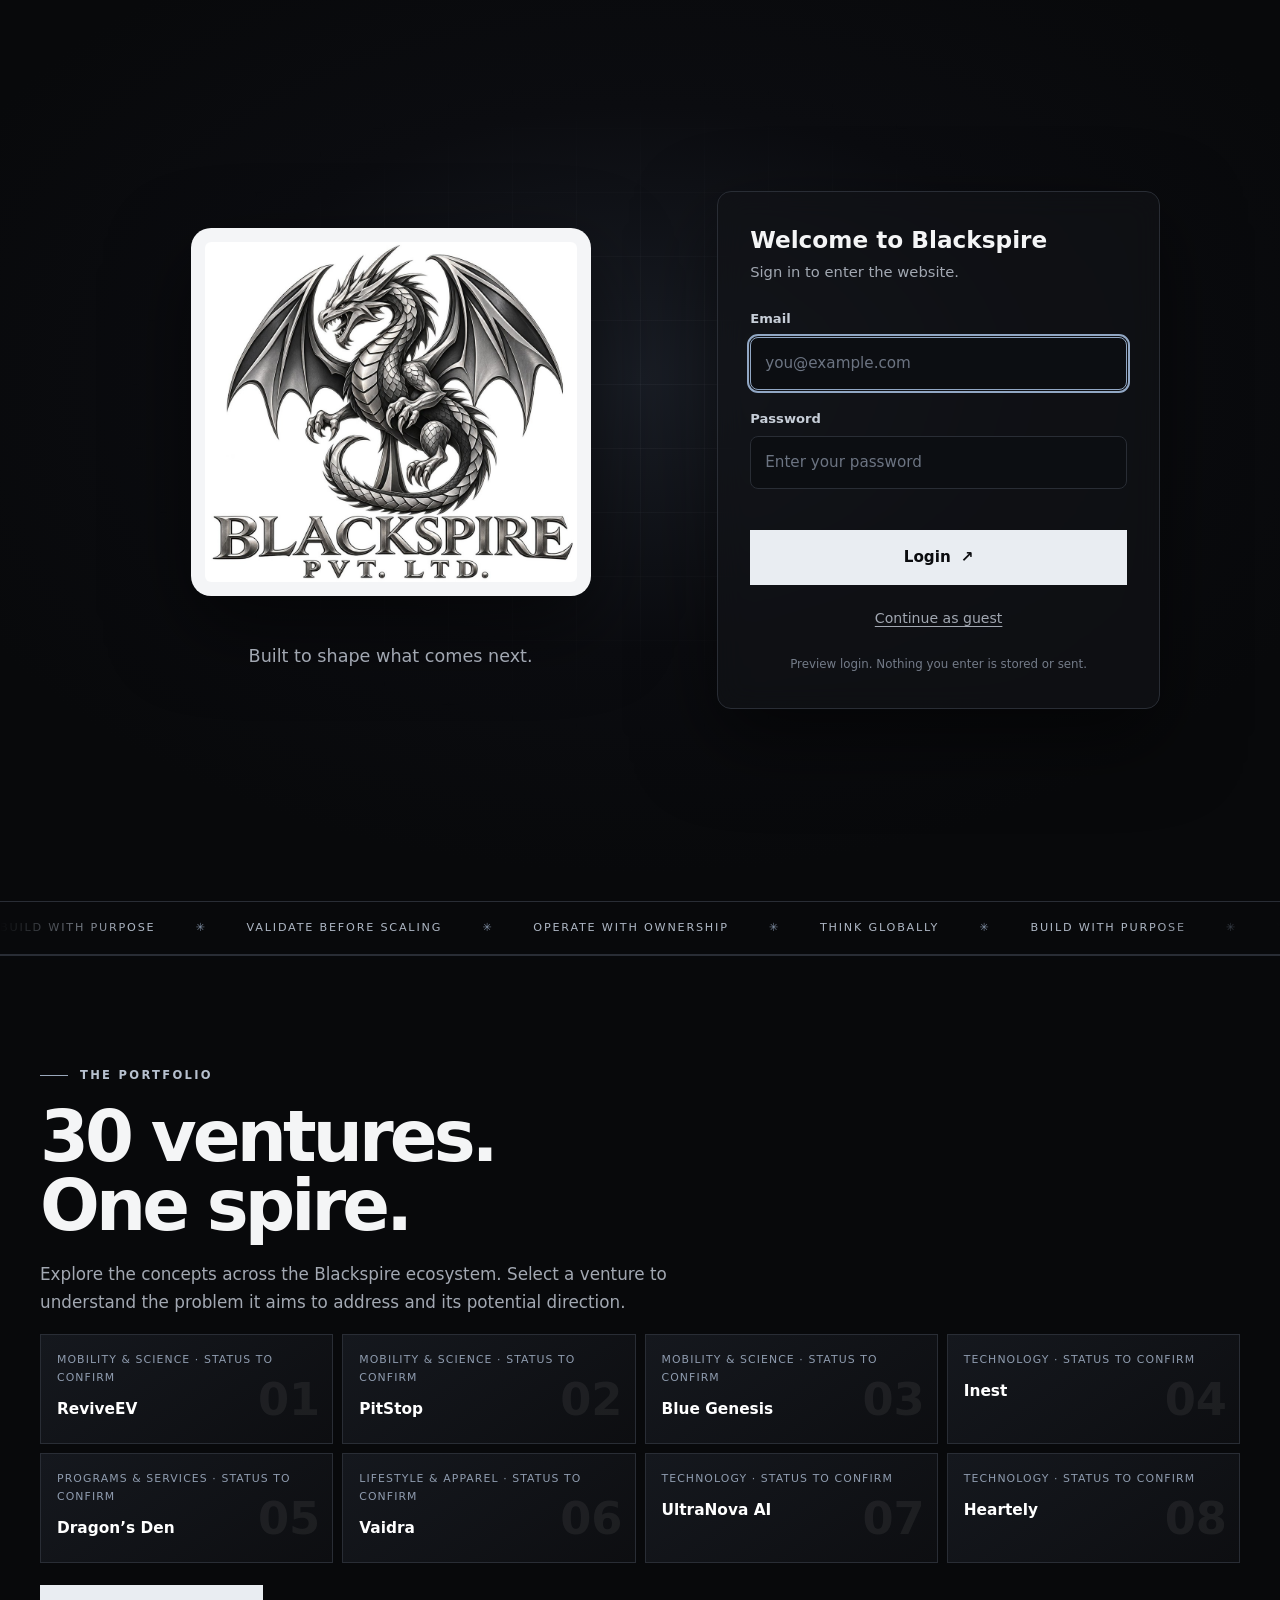
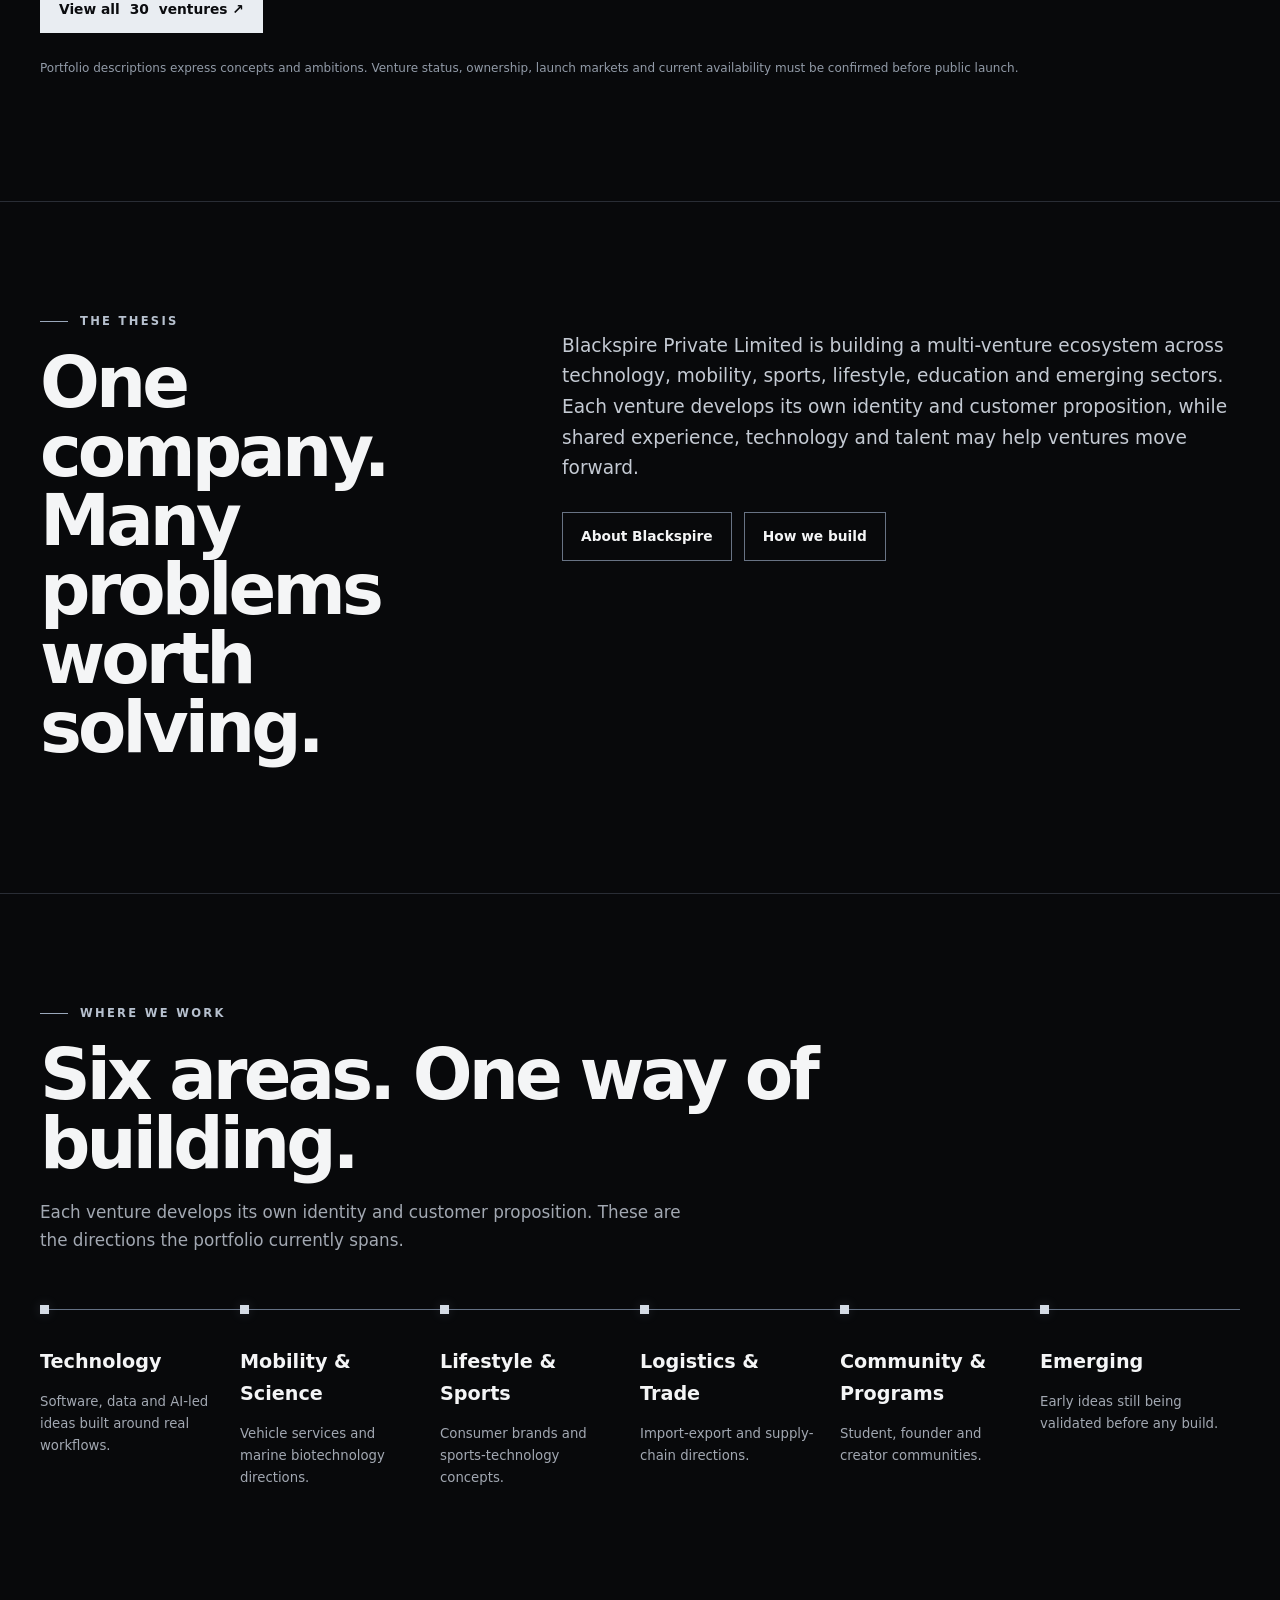
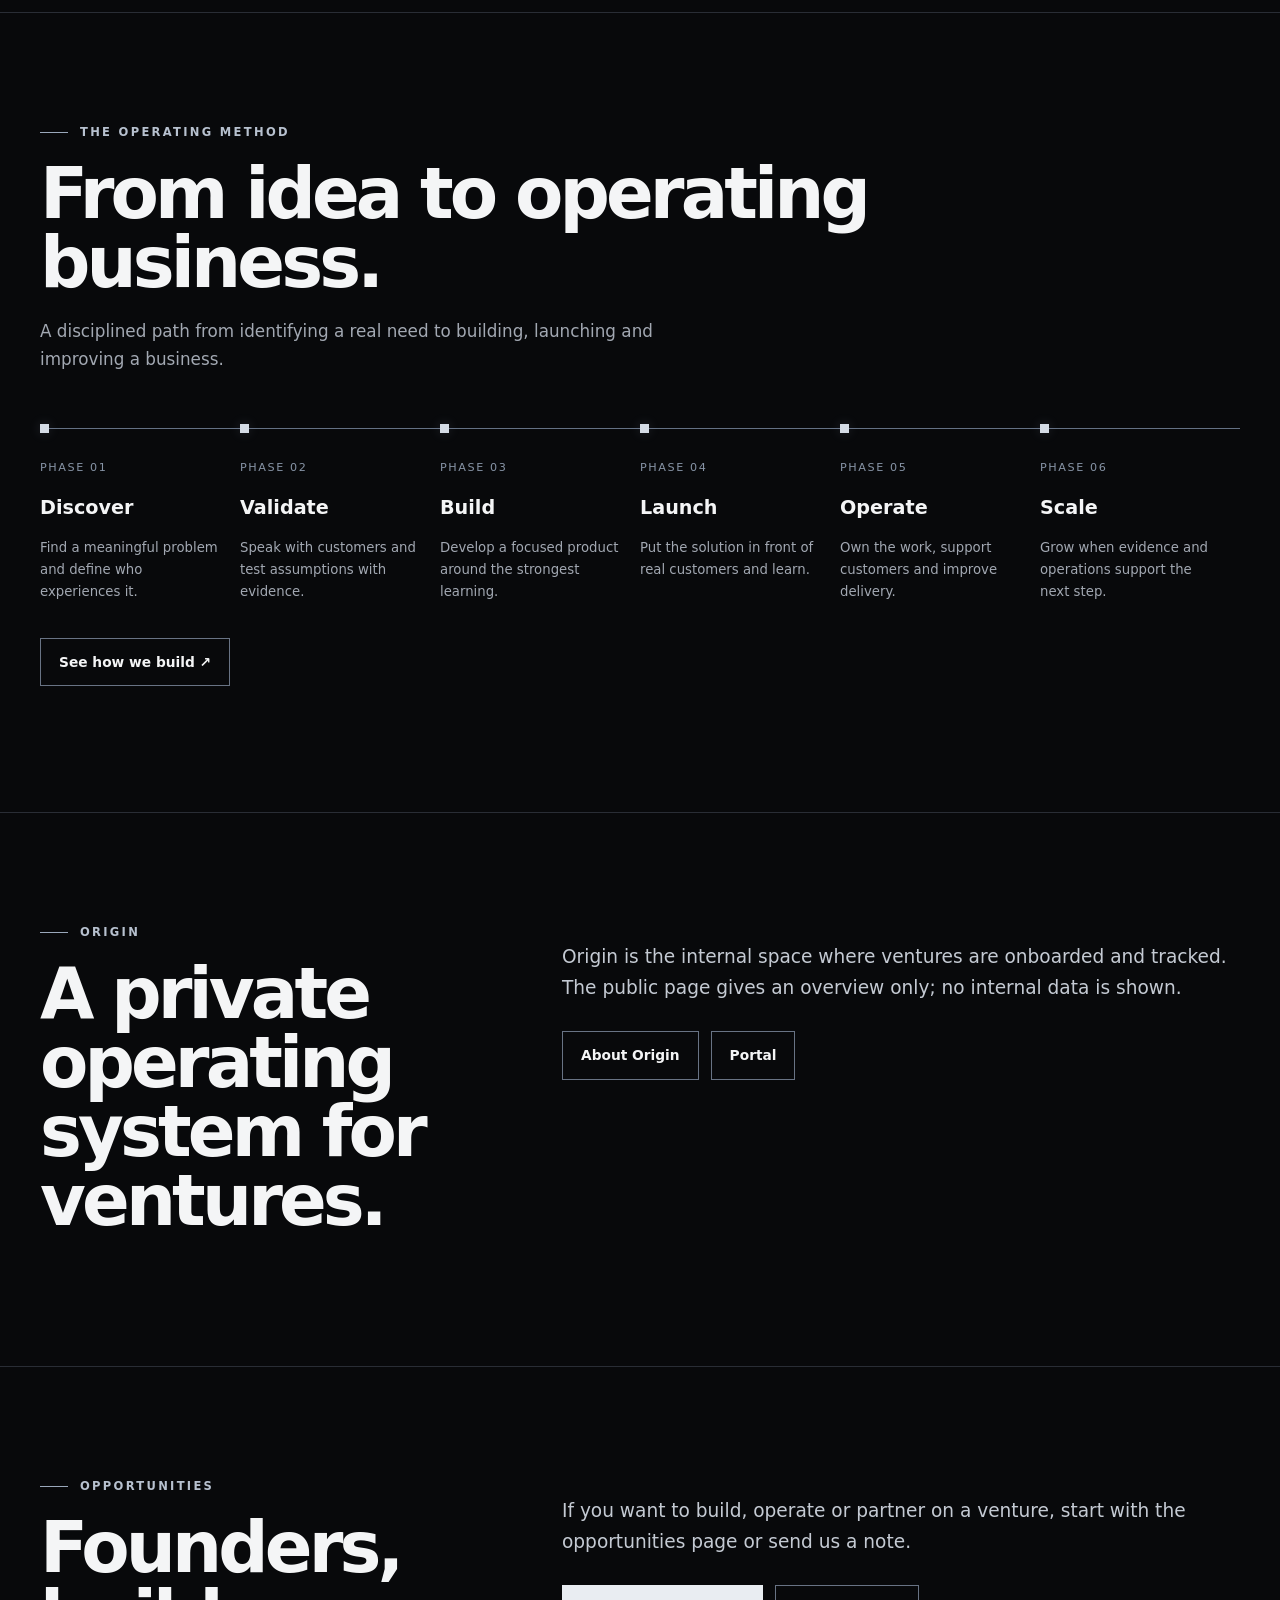
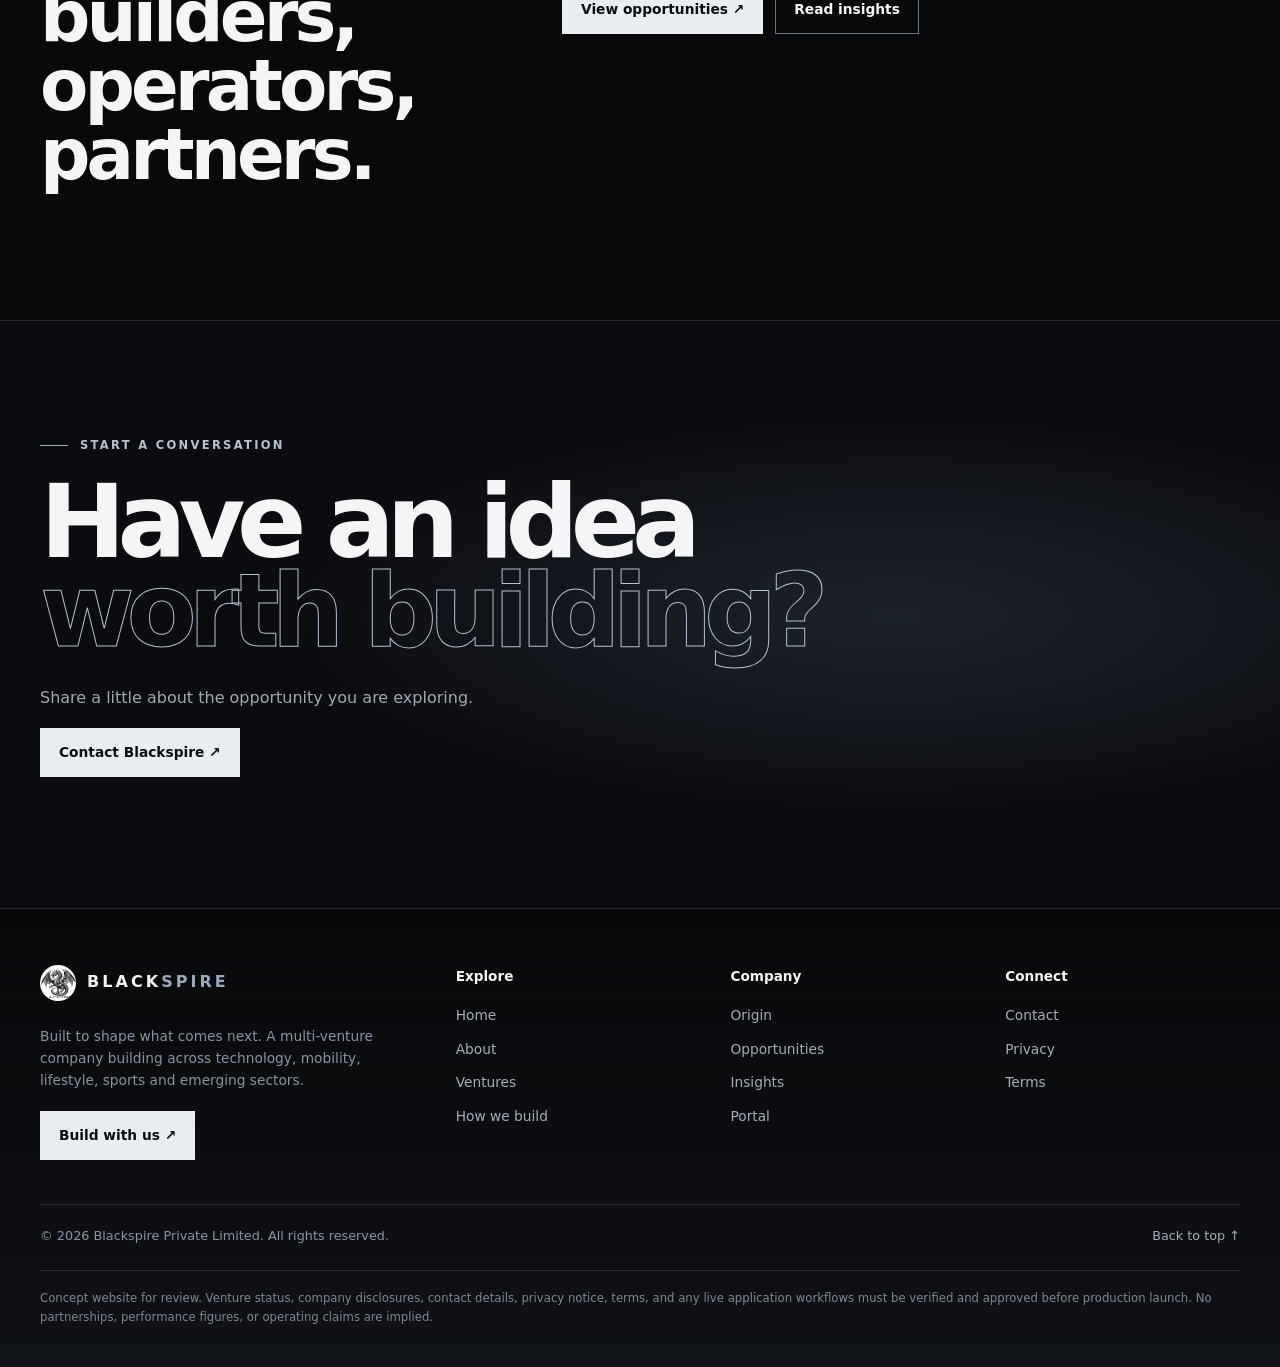
<file: index.html>
<!doctype html>
<html lang="en">
  <head>
    <meta charset="utf-8" />
    <meta name="viewport" content="width=device-width, initial-scale=1" />
    <meta name="theme-color" content="#08090b" />
    <title>Blackspire — Built to shape what comes next</title>
    <meta
      name="description"
      content="Blackspire builds ventures, develops technology and connects people around ambitious ideas across technology, mobility, sports, lifestyle and education."
    />
    <meta property="og:title" content="Blackspire — Built to shape what comes next" />
    <meta
      property="og:description"
      content="Blackspire builds ventures, develops technology and connects people around ambitious ideas across technology, mobility, sports, lifestyle and education."
    />
    <meta property="og:type" content="website" />
    <link rel="icon" type="image/jpeg" href="logo-mark.jpg" />
    <link rel="stylesheet" href="style.css" />
  </head>
  <body>
    <div class="intro-gate" id="introGate" role="dialog" aria-modal="true" aria-labelledby="loginTitle">
      <div class="intro-inner">
        <div class="intro-brand">
          <img class="intro-logo" src="logo.jpg" alt="Blackspire Pvt. Ltd. dragon logo" width="400" height="366" />
          <p class="intro-tag">Built to shape what comes next.</p>
        </div>
        <form class="login-card" id="loginForm" novalidate>
          <h2 id="loginTitle">Welcome to Blackspire</h2>
          <p class="login-sub">Sign in to enter the website.</p>
          <label for="loginEmail">Email</label>
          <input id="loginEmail" name="email" type="email" autocomplete="email" placeholder="you@example.com" />
          <label for="loginPass">Password</label>
          <input id="loginPass" name="password" type="password" autocomplete="current-password" placeholder="Enter your password" />
          <p class="login-error" id="loginError" role="alert" aria-live="polite"></p>
          <button class="btn primary login-btn" type="submit">Login <span>↗</span></button>
          <button class="login-guest" id="loginGuest" type="button">Continue as guest</button>
          <p class="login-note">Preview login. Nothing you enter is stored or sent.</p>
        </form>
      </div>
    </div>
    <a class="skip" href="#main">Skip to content</a>
    <header class="topbar">
      <div class="wrap nav">
        <a class="brand" href="index.html" aria-label="Blackspire home"><img class="brand-mark" src="logo-mark.jpg" alt="" width="36" height="36" /><b>BLACK<span>SPIRE</span></b></a>
        <button class="menu-toggle" id="menuToggle" aria-expanded="false" aria-controls="navLinks">
          Menu ☰
        </button>
        <nav class="navlinks" id="navLinks" aria-label="Main navigation">
          <a href="about.html">About</a><a href="ventures.html">Ventures</a
          ><a href="how-we-build.html">How We Build</a><a href="origin.html">Origin</a
          ><a href="opportunities.html">Opportunities</a><a href="insights.html">Insights</a>
        </nav>
        <a class="nav-cta" href="contact.html">Build with us ↗</a>
      </div>
    </header>
    <main id="main">
      <section class="hero">
        <div class="wrap hero-grid">
          <div class="hero-copy">
            <div class="eyebrow">A multi-venture company</div>
            <h1>Built to shape <span class="outline">what comes</span> next.</h1>
            <p>
              Blackspire builds ventures, develops technology, and connects people around ambitious ideas.
              Across industries, we work to turn meaningful problems into structured businesses with the
              potential to grow.
            </p>
            <div class="hero-actions">
              <a class="btn primary" href="ventures.html">Explore the ecosystem <span>↘</span></a
              ><a class="btn" href="contact.html">Build with Blackspire ↗</a>
            </div>
            <div class="hero-note">One vision. Multiple ventures. A global ambition.</div>
          </div>
          <div class="visual" role="img" aria-label="Abstract metallic spire surrounded by orbital lines">
            <div class="orbital"></div>
            <div class="orbital two"></div>
            <div class="spire-scene">
              <div class="spire">
                <div class="face side"></div>
                <div class="face front"></div>
                <div class="edge"></div>
                <div class="lightline"></div>
                <div class="base"></div>
              </div>
            </div>
            <span class="star s1"></span><span class="star s2"></span><span class="star s3"></span
            ><span class="star s4"></span>
            <div class="visual-label"><b>BLACKSPIRE / 001</b>Architecture of ideas</div>
          </div>
        </div>
      </section>
      <div class="ticker" aria-label="Blackspire principles">
        <div class="wrap ticker-inner">
          <span>Build with purpose</span><span>Validate before scaling</span
          ><span>Operate with ownership</span><span>Think globally</span>
        </div>
      </div>
      <section class="section" id="ventures">
        <div class="wrap">
          <div class="portfolio-top">
            <div>
              <div class="eyebrow">The portfolio</div>
              <h2 class="section-heading"><span class="venture-count">30</span> ventures.<br />One spire.</h2>
              <p class="section-intro">
                Explore the concepts across the Blackspire ecosystem. Select a venture to understand the
                problem it aims to address and its potential direction.
              </p>
            </div>
          </div>
          <div class="venture-grid" id="ventureList" aria-label="Venture preview"></div>
          <p style="margin-top: 22px">
            <a class="btn primary" href="ventures.html"
              >View all <span class="venture-count">30</span> ventures ↗</a
            >
          </p>
          <p class="status-note">
            Portfolio descriptions express concepts and ambitions. Venture status, ownership, launch markets
            and current availability must be confirmed before public launch.
          </p>
        </div>
      </section>
      <section class="section">
        <div class="wrap about-grid">
          <div>
            <div class="eyebrow">The thesis</div>
            <h2 class="section-heading">One company. Many problems worth solving.</h2>
          </div>
          <div>
            <p class="about-copy">
              Blackspire Private Limited is building a multi-venture ecosystem across technology, mobility,
              sports, lifestyle, education and emerging sectors. Each venture develops its own identity and
              customer proposition, while shared experience, technology and talent may help ventures move
              forward.
            </p>
            <div class="link-row">
              <a class="btn" href="about.html">About Blackspire</a
              ><a class="btn" href="how-we-build.html">How we build</a>
            </div>
          </div>
        </div>
      </section>
      <section class="section" id="areas">
        <div class="wrap">
          <div class="eyebrow">Where we work</div>
          <h2 class="section-heading">Six areas. One way of building.</h2>
          <p class="section-intro">
            Each venture develops its own identity and customer proposition. These are the directions the
            portfolio currently spans.
          </p>
          <div class="process">
            <article class="process-step">
              <h3>Technology</h3>
              <p>Software, data and AI-led ideas built around real workflows.</p>
            </article>
            <article class="process-step">
              <h3>Mobility & Science</h3>
              <p>Vehicle services and marine biotechnology directions.</p>
            </article>
            <article class="process-step">
              <h3>Lifestyle & Sports</h3>
              <p>Consumer brands and sports-technology concepts.</p>
            </article>
            <article class="process-step">
              <h3>Logistics & Trade</h3>
              <p>Import-export and supply-chain directions.</p>
            </article>
            <article class="process-step">
              <h3>Community & Programs</h3>
              <p>Student, founder and creator communities.</p>
            </article>
            <article class="process-step">
              <h3>Emerging</h3>
              <p>Early ideas still being validated before any build.</p>
            </article>
          </div>
        </div>
      </section>
      <section class="section" id="method">
        <div class="wrap">
          <div class="eyebrow">The operating method</div>
          <h2 class="section-heading">From idea to operating business.</h2>
          <p class="section-intro">
            A disciplined path from identifying a real need to building, launching and improving a business.
          </p>
          <div class="process">
            <article class="process-step">
              <span class="stepno">PHASE 01</span>
              <h3>Discover</h3>
              <p>Find a meaningful problem and define who experiences it.</p>
            </article>
            <article class="process-step">
              <span class="stepno">PHASE 02</span>
              <h3>Validate</h3>
              <p>Speak with customers and test assumptions with evidence.</p>
            </article>
            <article class="process-step">
              <span class="stepno">PHASE 03</span>
              <h3>Build</h3>
              <p>Develop a focused product around the strongest learning.</p>
            </article>
            <article class="process-step">
              <span class="stepno">PHASE 04</span>
              <h3>Launch</h3>
              <p>Put the solution in front of real customers and learn.</p>
            </article>
            <article class="process-step">
              <span class="stepno">PHASE 05</span>
              <h3>Operate</h3>
              <p>Own the work, support customers and improve delivery.</p>
            </article>
            <article class="process-step">
              <span class="stepno">PHASE 06</span>
              <h3>Scale</h3>
              <p>Grow when evidence and operations support the next step.</p>
            </article>
          </div>
          <p style="margin-top: 22px"><a class="btn" href="how-we-build.html">See how we build ↗</a></p>
        </div>
      </section>
      <section class="section" id="origin-teaser">
        <div class="wrap about-grid">
          <div>
            <div class="eyebrow">Origin</div>
            <h2 class="section-heading">A private operating system for ventures.</h2>
          </div>
          <div>
            <p class="about-copy">
              Origin is the internal space where ventures are onboarded and tracked. The public page gives an
              overview only; no internal data is shown.
            </p>
            <div class="link-row">
              <a class="btn" href="origin.html">About Origin</a><a class="btn" href="portal.html">Portal</a>
            </div>
          </div>
        </div>
      </section>
      <section class="section" id="opportunities-teaser">
        <div class="wrap about-grid">
          <div>
            <div class="eyebrow">Opportunities</div>
            <h2 class="section-heading">Founders, builders, operators, partners.</h2>
          </div>
          <div>
            <p class="about-copy">
              If you want to build, operate or partner on a venture, start with the opportunities page or send
              us a note.
            </p>
            <div class="link-row">
              <a class="btn primary" href="opportunities.html">View opportunities ↗</a
              ><a class="btn" href="insights.html">Read insights</a>
            </div>
          </div>
        </div>
      </section>
      <section class="closing">
        <div class="wrap">
          <div class="eyebrow">Start a conversation</div>
          <h2>Have an idea <span>worth building?</span></h2>
          <p>Share a little about the opportunity you are exploring.</p>
          <p><a class="btn primary" href="contact.html">Contact Blackspire ↗</a></p>
        </div>
      </section>
    </main>
    <footer class="footer">
      <div class="wrap">
        <div class="footer-top">
          <div class="footer-brand">
            <a class="brand" href="index.html" aria-label="Blackspire home"><img class="brand-mark" src="logo-mark.jpg" alt="" width="36" height="36" /><b>BLACK<span>SPIRE</span></b></a>
            <p>Built to shape what comes next. A multi-venture company building across technology, mobility, lifestyle, sports and emerging sectors.</p>
            <a class="btn primary" href="contact.html">Build with us ↗</a>
          </div>
          <nav class="footer-col" aria-label="Explore">
            <h4>Explore</h4>
            <a href="index.html">Home</a><a href="about.html">About</a><a href="ventures.html">Ventures</a><a href="how-we-build.html">How we build</a>
          </nav>
          <nav class="footer-col" aria-label="Company">
            <h4>Company</h4>
            <a href="origin.html">Origin</a><a href="opportunities.html">Opportunities</a><a href="insights.html">Insights</a><a href="portal.html">Portal</a>
          </nav>
          <nav class="footer-col" aria-label="Connect">
            <h4>Connect</h4>
            <a href="contact.html">Contact</a><a href="privacy.html">Privacy</a><a href="terms.html">Terms</a>
          </nav>
        </div>
        <div class="footer-bottom">
          <span>© 2026 Blackspire Private Limited. All rights reserved.</span>
          <a href="#main">Back to top ↑</a>
        </div>
        <div class="fineprint">
          Concept website for review. Venture status, company disclosures, contact details, privacy notice,
          terms, and any live application workflows must be verified and approved before production launch. No
          partnerships, performance figures, or operating claims are implied.
        </div>
      </div>
    </footer>
    <button class="backtop" id="backTop" aria-label="Back to top">↑</button>
    <script src="ventures-data.js"></script>
    <script src="ventures.js"></script>
    <script src="home.js"></script>
    <script src="site.js"></script>
    <script src="motion.js" defer></script>
    <script src="intro.js"></script>
  </body>
</html>
</file>
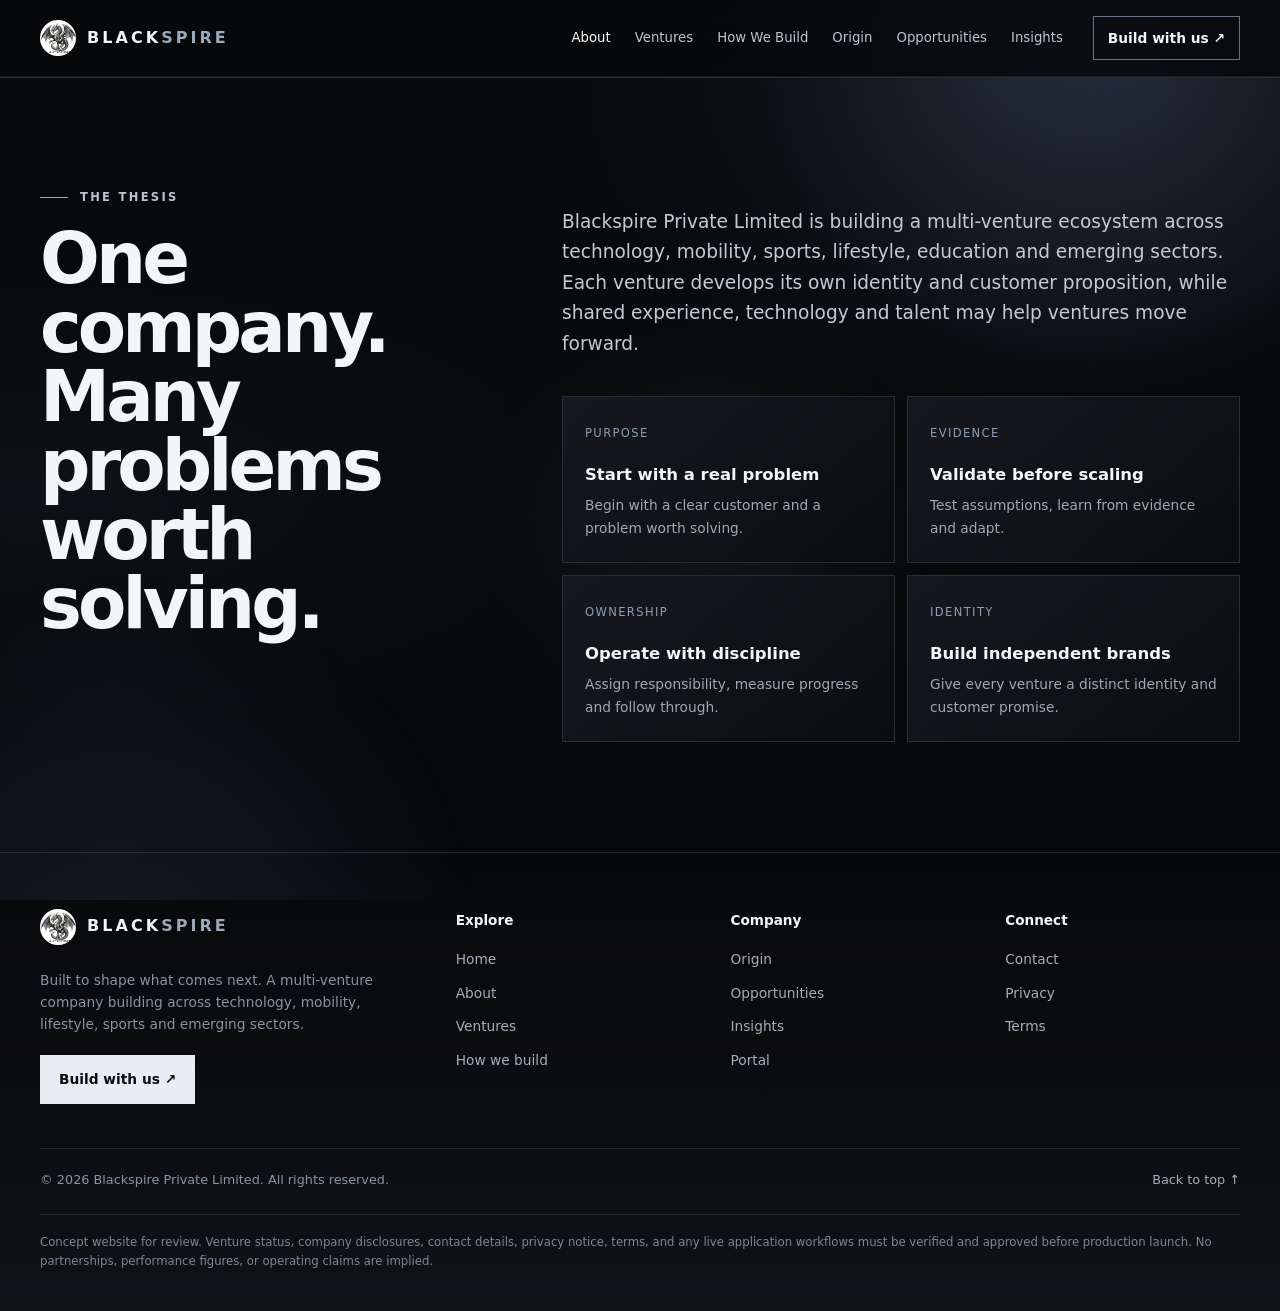
<file: about.html>
<!doctype html>
<html lang="en">
  <head>
    <meta charset="utf-8" />
    <meta name="viewport" content="width=device-width, initial-scale=1" />
    <meta name="theme-color" content="#08090b" />
    <title>About — Blackspire</title>
    <meta
      name="description"
      content="Blackspire Private Limited is building a multi-venture ecosystem across technology, mobility, sports, lifestyle, education and emerging sectors."
    />
    <meta property="og:title" content="About — Blackspire" />
    <meta
      property="og:description"
      content="Blackspire Private Limited is building a multi-venture ecosystem across technology, mobility, sports, lifestyle, education and emerging sectors."
    />
    <meta property="og:type" content="website" />
    <link rel="icon" type="image/jpeg" href="logo-mark.jpg" />
    <link rel="stylesheet" href="style.css" />
  </head>
  <body>
    <a class="skip" href="#main">Skip to content</a>
    <header class="topbar">
      <div class="wrap nav">
        <a class="brand" href="index.html" aria-label="Blackspire home"><img class="brand-mark" src="logo-mark.jpg" alt="" width="36" height="36" /><b>BLACK<span>SPIRE</span></b></a>
        <button class="menu-toggle" id="menuToggle" aria-expanded="false" aria-controls="navLinks">
          Menu ☰
        </button>
        <nav class="navlinks" id="navLinks" aria-label="Main navigation">
          <a href="about.html" aria-current="page">About</a><a href="ventures.html">Ventures</a
          ><a href="how-we-build.html">How We Build</a><a href="origin.html">Origin</a
          ><a href="opportunities.html">Opportunities</a><a href="insights.html">Insights</a>
        </nav>
        <a class="nav-cta" href="contact.html">Build with us ↗</a>
      </div>
    </header>
    <main id="main">
      <section class="section" id="about">
        <div class="wrap about-grid">
          <div>
            <div class="eyebrow">The thesis</div>
            <h2 class="section-heading">One company. Many problems worth solving.</h2>
          </div>
          <div>
            <p class="about-copy">
              Blackspire Private Limited is building a multi-venture ecosystem across technology, mobility,
              sports, lifestyle, education and emerging sectors. Each venture develops its own identity and
              customer proposition, while shared experience, technology and talent may help ventures move
              forward.
            </p>
            <div class="principles">
              <article class="principle">
                <span class="num">PURPOSE</span>
                <h3>Start with a real problem</h3>
                <p>Begin with a clear customer and a problem worth solving.</p>
              </article>
              <article class="principle">
                <span class="num">EVIDENCE</span>
                <h3>Validate before scaling</h3>
                <p>Test assumptions, learn from evidence and adapt.</p>
              </article>
              <article class="principle">
                <span class="num">OWNERSHIP</span>
                <h3>Operate with discipline</h3>
                <p>Assign responsibility, measure progress and follow through.</p>
              </article>
              <article class="principle">
                <span class="num">IDENTITY</span>
                <h3>Build independent brands</h3>
                <p>Give every venture a distinct identity and customer promise.</p>
              </article>
            </div>
          </div>
        </div>
      </section>
    </main>
    <footer class="footer">
      <div class="wrap">
        <div class="footer-top">
          <div class="footer-brand">
            <a class="brand" href="index.html" aria-label="Blackspire home"><img class="brand-mark" src="logo-mark.jpg" alt="" width="36" height="36" /><b>BLACK<span>SPIRE</span></b></a>
            <p>Built to shape what comes next. A multi-venture company building across technology, mobility, lifestyle, sports and emerging sectors.</p>
            <a class="btn primary" href="contact.html">Build with us ↗</a>
          </div>
          <nav class="footer-col" aria-label="Explore">
            <h4>Explore</h4>
            <a href="index.html">Home</a><a href="about.html">About</a><a href="ventures.html">Ventures</a><a href="how-we-build.html">How we build</a>
          </nav>
          <nav class="footer-col" aria-label="Company">
            <h4>Company</h4>
            <a href="origin.html">Origin</a><a href="opportunities.html">Opportunities</a><a href="insights.html">Insights</a><a href="portal.html">Portal</a>
          </nav>
          <nav class="footer-col" aria-label="Connect">
            <h4>Connect</h4>
            <a href="contact.html">Contact</a><a href="privacy.html">Privacy</a><a href="terms.html">Terms</a>
          </nav>
        </div>
        <div class="footer-bottom">
          <span>© 2026 Blackspire Private Limited. All rights reserved.</span>
          <a href="#main">Back to top ↑</a>
        </div>
        <div class="fineprint">
          Concept website for review. Venture status, company disclosures, contact details, privacy notice,
          terms, and any live application workflows must be verified and approved before production launch. No
          partnerships, performance figures, or operating claims are implied.
        </div>
      </div>
    </footer>
    <button class="backtop" id="backTop" aria-label="Back to top">↑</button>
    <script src="site.js"></script>
    <script src="motion.js" defer></script>
  </body>
</html>
</file>
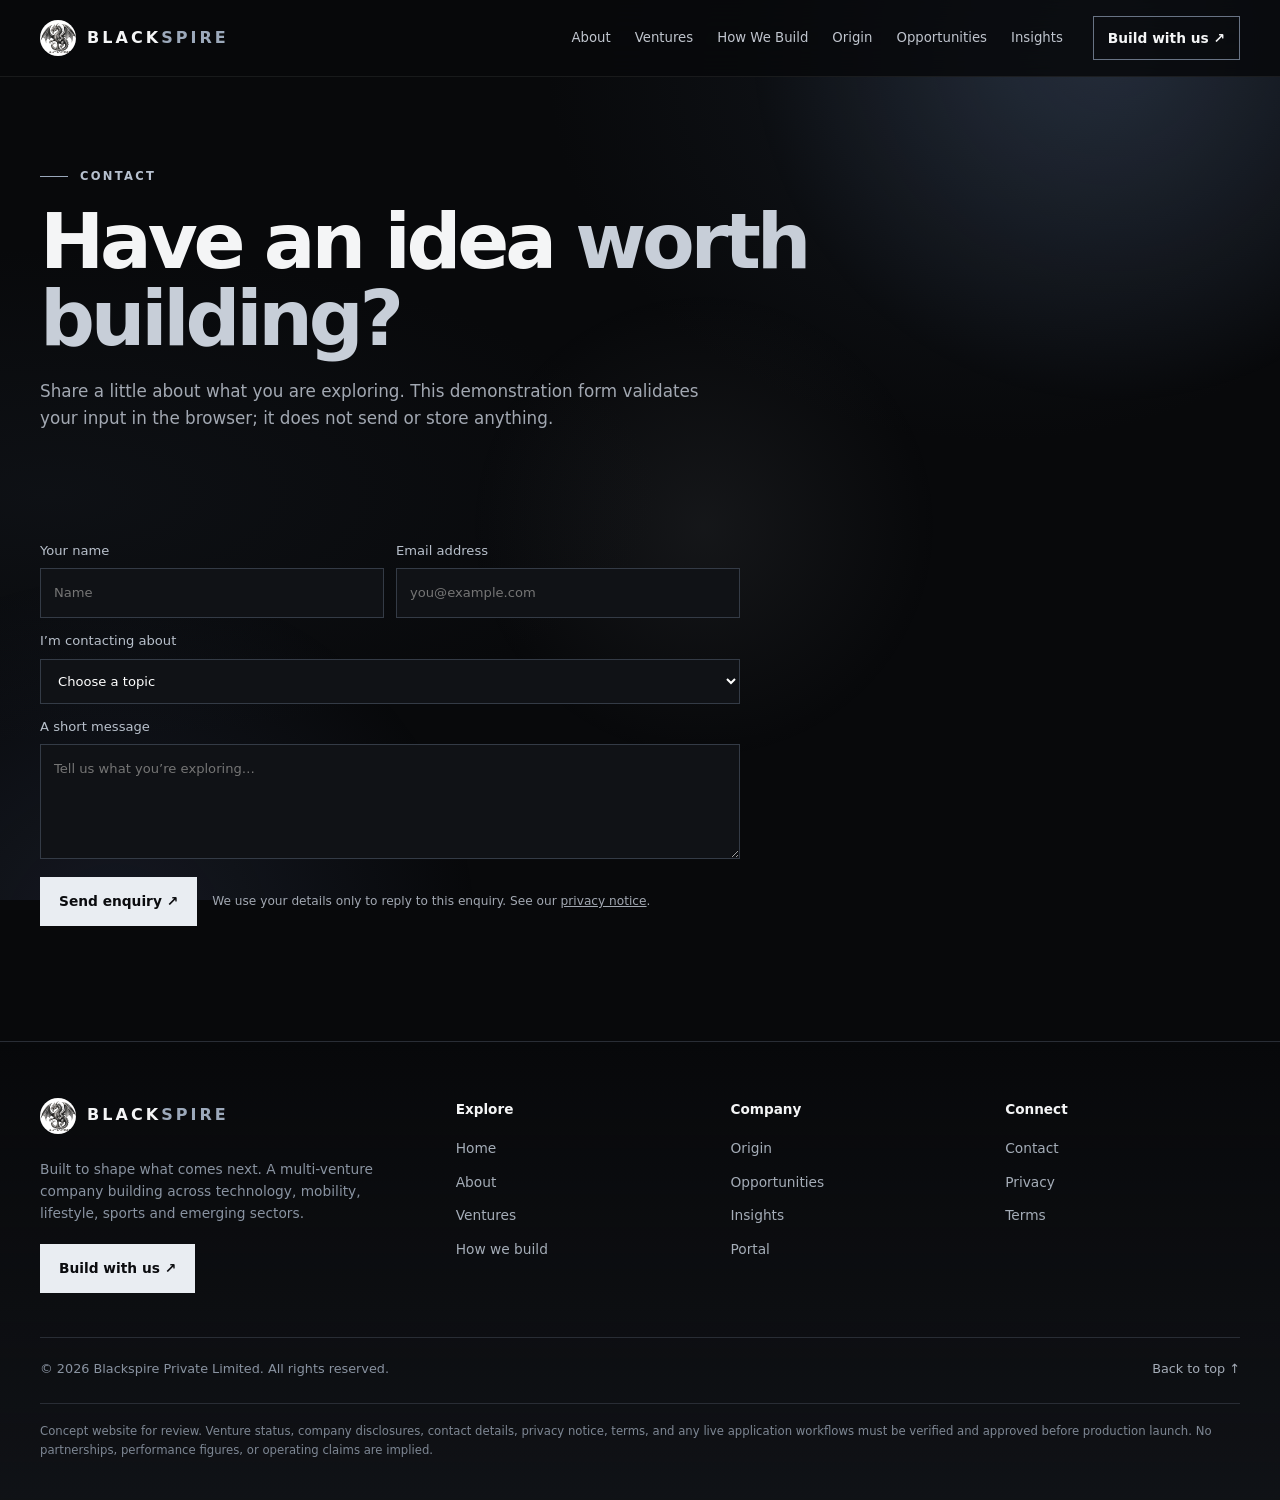
<file: contact.html>
<!doctype html>
<html lang="en">
  <head>
    <meta charset="utf-8" />
    <meta name="viewport" content="width=device-width, initial-scale=1" />
    <meta name="theme-color" content="#08090b" />
    <title>Contact — Blackspire</title>
    <meta name="description" content="Corporate, partnership and general enquiries for Blackspire." />
    <meta property="og:title" content="Contact — Blackspire" />
    <meta property="og:description" content="Corporate, partnership and general enquiries for Blackspire." />
    <meta property="og:type" content="website" />
    <link rel="icon" type="image/jpeg" href="logo-mark.jpg" />
    <link rel="stylesheet" href="style.css" />
  </head>
  <body>
    <a class="skip" href="#main">Skip to content</a>
    <header class="topbar">
      <div class="wrap nav">
        <a class="brand" href="index.html" aria-label="Blackspire home"><img class="brand-mark" src="logo-mark.jpg" alt="" width="36" height="36" /><b>BLACK<span>SPIRE</span></b></a>
        <button class="menu-toggle" id="menuToggle" aria-expanded="false" aria-controls="navLinks">
          Menu ☰
        </button>
        <nav class="navlinks" id="navLinks" aria-label="Main navigation">
          <a href="about.html">About</a><a href="ventures.html">Ventures</a
          ><a href="how-we-build.html">How We Build</a><a href="origin.html">Origin</a
          ><a href="opportunities.html">Opportunities</a><a href="insights.html">Insights</a>
        </nav>
        <a class="nav-cta" href="contact.html">Build with us ↗</a>
      </div>
    </header>
    <main id="main">
      <section class="page-hero">
        <div class="wrap">
          <div class="eyebrow">Contact</div>
          <h1>Have an idea <span style="color: var(--silver)">worth building?</span></h1>
          <p class="section-intro">
            Share a little about what you are exploring. This demonstration form validates your input in the
            browser; it does not send or store anything.
          </p>
        </div>
      </section>
      <div class="wrap page-body">
        <form class="form" id="contactForm">
          <input type="hidden" name="venture_id" value="" />
          <p class="muted" id="ventureHint"></p>
          <div class="form-row">
            <label class="field"
              >Your name<input required name="name" autocomplete="name" maxlength="80" placeholder="Name"
            /></label>
            <label class="field"
              >Email address<input
                required
                name="email"
                type="email"
                autocomplete="email"
                maxlength="120"
                placeholder="you@example.com"
            /></label>
          </div>
          <label class="field"
            >I’m contacting about
            <select required name="topic">
              <option value="">Choose a topic</option>
              <option>Founder / Origin</option>
              <option>Business enquiry</option>
              <option>Partnership</option>
              <option>Careers / Internship</option>
              <option>General question</option>
            </select>
          </label>
          <label class="field"
            >A short message<textarea
              required
              name="message"
              rows="4"
              maxlength="1200"
              placeholder="Tell us what you’re exploring…"
            ></textarea>
          </label>
          <label class="hp" aria-hidden="true"
            >Leave this empty<input name="website" tabindex="-1" autocomplete="off"
          /></label>
          <div class="form-actions">
            <button class="btn primary" type="submit">Send enquiry ↗</button>
            <span class="form-note"
              >We use your details only to reply to this enquiry. See our
              <a href="privacy.html">privacy notice</a>.</span
            >
          </div>
          <p class="form-message" id="formMessage" role="status" aria-live="polite"></p>
        </form>
      </div>
    </main>
    <footer class="footer">
      <div class="wrap">
        <div class="footer-top">
          <div class="footer-brand">
            <a class="brand" href="index.html" aria-label="Blackspire home"><img class="brand-mark" src="logo-mark.jpg" alt="" width="36" height="36" /><b>BLACK<span>SPIRE</span></b></a>
            <p>Built to shape what comes next. A multi-venture company building across technology, mobility, lifestyle, sports and emerging sectors.</p>
            <a class="btn primary" href="contact.html">Build with us ↗</a>
          </div>
          <nav class="footer-col" aria-label="Explore">
            <h4>Explore</h4>
            <a href="index.html">Home</a><a href="about.html">About</a><a href="ventures.html">Ventures</a><a href="how-we-build.html">How we build</a>
          </nav>
          <nav class="footer-col" aria-label="Company">
            <h4>Company</h4>
            <a href="origin.html">Origin</a><a href="opportunities.html">Opportunities</a><a href="insights.html">Insights</a><a href="portal.html">Portal</a>
          </nav>
          <nav class="footer-col" aria-label="Connect">
            <h4>Connect</h4>
            <a href="contact.html">Contact</a><a href="privacy.html">Privacy</a><a href="terms.html">Terms</a>
          </nav>
        </div>
        <div class="footer-bottom">
          <span>© 2026 Blackspire Private Limited. All rights reserved.</span>
          <a href="#main">Back to top ↑</a>
        </div>
        <div class="fineprint">
          Concept website for review. Venture status, company disclosures, contact details, privacy notice,
          terms, and any live application workflows must be verified and approved before production launch. No
          partnerships, performance figures, or operating claims are implied.
        </div>
      </div>
    </footer>
    <button class="backtop" id="backTop" aria-label="Back to top">↑</button>
    <script src="contact.js"></script>
    <script src="site.js"></script>
    <script src="motion.js" defer></script>
  </body>
</html>
</file>
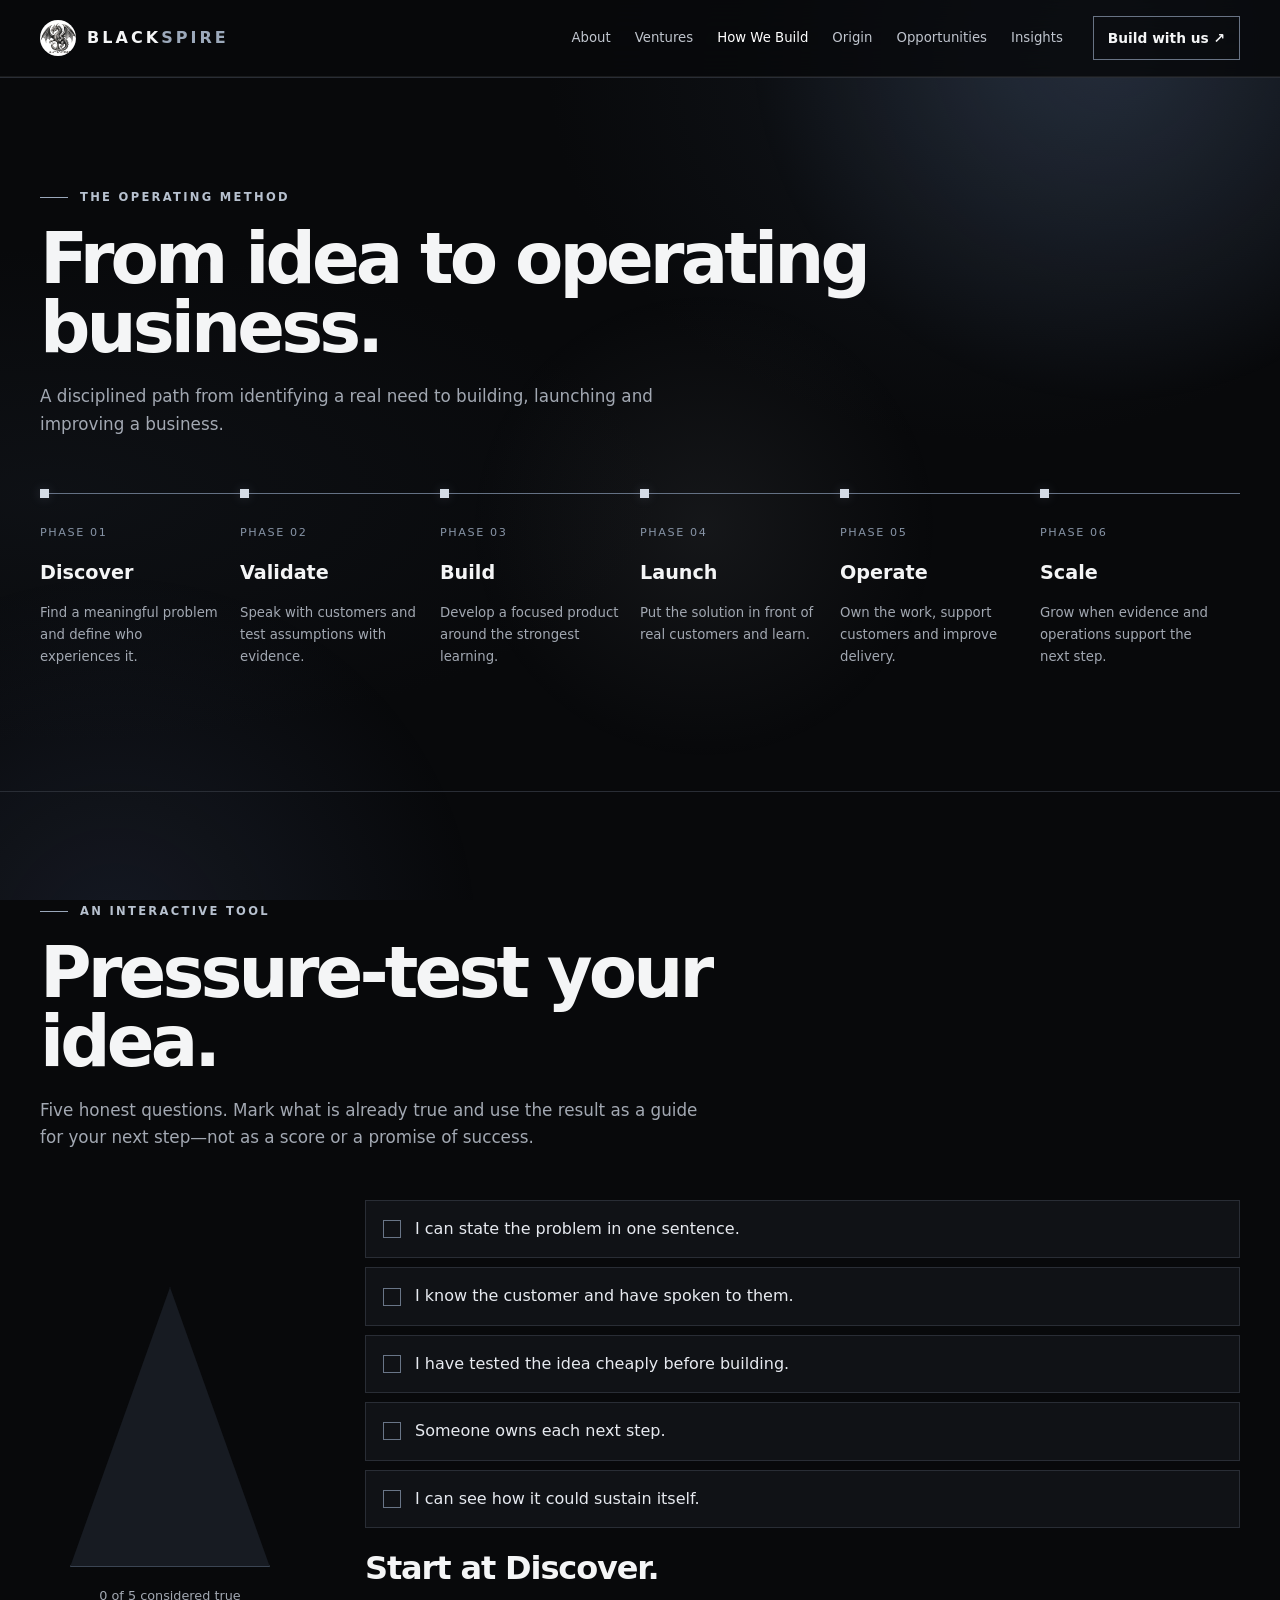
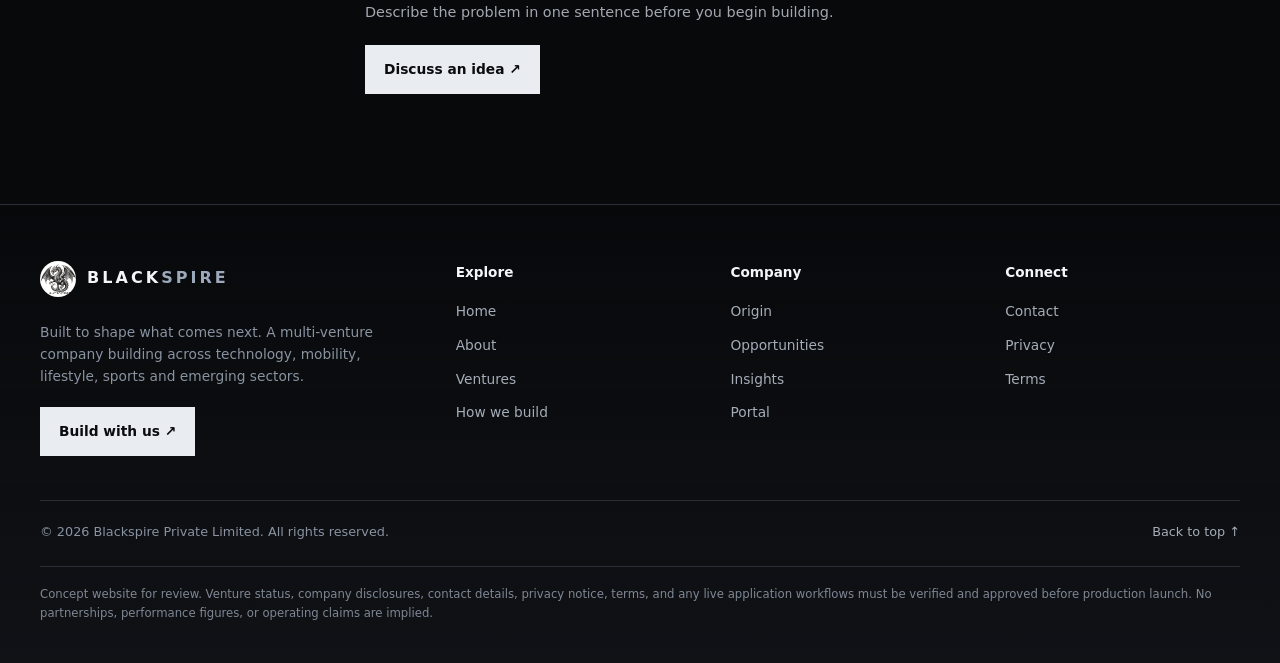
<file: how-we-build.html>
<!doctype html>
<html lang="en">
  <head>
    <meta charset="utf-8" />
    <meta name="viewport" content="width=device-width, initial-scale=1" />
    <meta name="theme-color" content="#08090b" />
    <title>How we build — Blackspire</title>
    <meta
      name="description"
      content="Discover, validate, build, launch, operate and scale: the Blackspire operating method, plus a short idea checker."
    />
    <meta property="og:title" content="How we build — Blackspire" />
    <meta
      property="og:description"
      content="Discover, validate, build, launch, operate and scale: the Blackspire operating method, plus a short idea checker."
    />
    <meta property="og:type" content="website" />
    <link rel="icon" type="image/jpeg" href="logo-mark.jpg" />
    <link rel="stylesheet" href="style.css" />
  </head>
  <body>
    <a class="skip" href="#main">Skip to content</a>
    <header class="topbar">
      <div class="wrap nav">
        <a class="brand" href="index.html" aria-label="Blackspire home"><img class="brand-mark" src="logo-mark.jpg" alt="" width="36" height="36" /><b>BLACK<span>SPIRE</span></b></a>
        <button class="menu-toggle" id="menuToggle" aria-expanded="false" aria-controls="navLinks">
          Menu ☰
        </button>
        <nav class="navlinks" id="navLinks" aria-label="Main navigation">
          <a href="about.html">About</a><a href="ventures.html">Ventures</a
          ><a href="how-we-build.html" aria-current="page">How We Build</a><a href="origin.html">Origin</a
          ><a href="opportunities.html">Opportunities</a><a href="insights.html">Insights</a>
        </nav>
        <a class="nav-cta" href="contact.html">Build with us ↗</a>
      </div>
    </header>
    <main id="main">
      <section class="section" id="method">
        <div class="wrap">
          <div class="eyebrow">The operating method</div>
          <h2 class="section-heading">From idea to operating business.</h2>
          <p class="section-intro">
            A disciplined path from identifying a real need to building, launching and improving a business.
          </p>
          <div class="process">
            <article class="process-step">
              <span class="stepno">PHASE 01</span>
              <h3>Discover</h3>
              <p>Find a meaningful problem and define who experiences it.</p>
            </article>
            <article class="process-step">
              <span class="stepno">PHASE 02</span>
              <h3>Validate</h3>
              <p>Speak with customers and test assumptions with evidence.</p>
            </article>
            <article class="process-step">
              <span class="stepno">PHASE 03</span>
              <h3>Build</h3>
              <p>Develop a focused product around the strongest learning.</p>
            </article>
            <article class="process-step">
              <span class="stepno">PHASE 04</span>
              <h3>Launch</h3>
              <p>Put the solution in front of real customers and learn.</p>
            </article>
            <article class="process-step">
              <span class="stepno">PHASE 05</span>
              <h3>Operate</h3>
              <p>Own the work, support customers and improve delivery.</p>
            </article>
            <article class="process-step">
              <span class="stepno">PHASE 06</span>
              <h3>Scale</h3>
              <p>Grow when evidence and operations support the next step.</p>
            </article>
          </div>
        </div>
      </section>
      <section class="section" id="idea">
        <div class="wrap">
          <div class="eyebrow">An interactive tool</div>
          <h2 class="section-heading">Pressure-test your idea.</h2>
          <p class="section-intro">
            Five honest questions. Mark what is already true and use the result as a guide for your next
            step—not as a score or a promise of success.
          </p>
          <div class="idea-layout">
            <div class="gauge-wrap">
              <div class="gauge" role="img" aria-label="Idea readiness visualization">
                <div class="gauge-fill" id="gaugeFill"></div>
              </div>
              <div class="gauge-count" id="gaugeCount">0 of 5 considered true</div>
            </div>
            <div>
              <div class="questions" id="questions"></div>
              <h3 class="verdict" id="verdict" aria-live="polite">Start at Discover.</h3>
              <p class="verdict-copy" id="verdictCopy">
                Describe the problem in one sentence before you begin building.
              </p>
              <a class="btn primary" href="contact.html" id="ideaCta">Discuss an idea ↗</a>
            </div>
          </div>
        </div>
      </section>
    </main>
    <footer class="footer">
      <div class="wrap">
        <div class="footer-top">
          <div class="footer-brand">
            <a class="brand" href="index.html" aria-label="Blackspire home"><img class="brand-mark" src="logo-mark.jpg" alt="" width="36" height="36" /><b>BLACK<span>SPIRE</span></b></a>
            <p>Built to shape what comes next. A multi-venture company building across technology, mobility, lifestyle, sports and emerging sectors.</p>
            <a class="btn primary" href="contact.html">Build with us ↗</a>
          </div>
          <nav class="footer-col" aria-label="Explore">
            <h4>Explore</h4>
            <a href="index.html">Home</a><a href="about.html">About</a><a href="ventures.html">Ventures</a><a href="how-we-build.html">How we build</a>
          </nav>
          <nav class="footer-col" aria-label="Company">
            <h4>Company</h4>
            <a href="origin.html">Origin</a><a href="opportunities.html">Opportunities</a><a href="insights.html">Insights</a><a href="portal.html">Portal</a>
          </nav>
          <nav class="footer-col" aria-label="Connect">
            <h4>Connect</h4>
            <a href="contact.html">Contact</a><a href="privacy.html">Privacy</a><a href="terms.html">Terms</a>
          </nav>
        </div>
        <div class="footer-bottom">
          <span>© 2026 Blackspire Private Limited. All rights reserved.</span>
          <a href="#main">Back to top ↑</a>
        </div>
        <div class="fineprint">
          Concept website for review. Venture status, company disclosures, contact details, privacy notice,
          terms, and any live application workflows must be verified and approved before production launch. No
          partnerships, performance figures, or operating claims are implied.
        </div>
      </div>
    </footer>
    <button class="backtop" id="backTop" aria-label="Back to top">↑</button>
    <script src="idea-checker.js"></script>
    <script src="site.js"></script>
    <script src="motion.js" defer></script>
  </body>
</html>
</file>
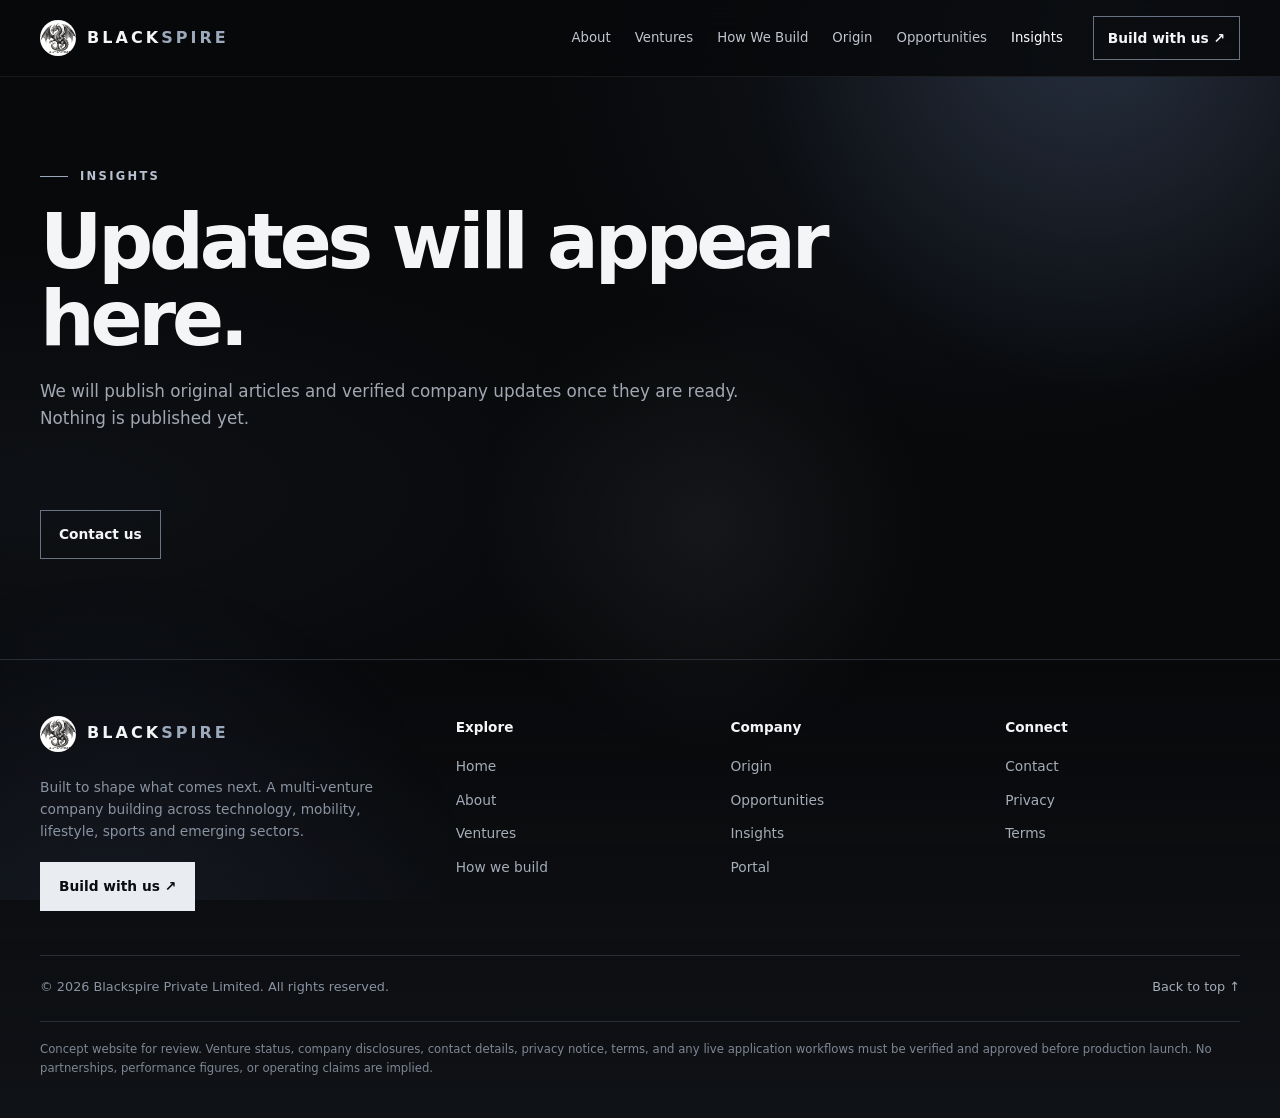
<file: insights.html>
<!doctype html>
<html lang="en">
  <head>
    <meta charset="utf-8" />
    <meta name="viewport" content="width=device-width, initial-scale=1" />
    <meta name="theme-color" content="#08090b" />
    <title>Insights — Blackspire</title>
    <meta name="description" content="Articles and verified company updates from Blackspire." />
    <meta property="og:title" content="Insights — Blackspire" />
    <meta property="og:description" content="Articles and verified company updates from Blackspire." />
    <meta property="og:type" content="website" />
    <link rel="icon" type="image/jpeg" href="logo-mark.jpg" />
    <link rel="stylesheet" href="style.css" />
  </head>
  <body>
    <a class="skip" href="#main">Skip to content</a>
    <header class="topbar">
      <div class="wrap nav">
        <a class="brand" href="index.html" aria-label="Blackspire home"><img class="brand-mark" src="logo-mark.jpg" alt="" width="36" height="36" /><b>BLACK<span>SPIRE</span></b></a>
        <button class="menu-toggle" id="menuToggle" aria-expanded="false" aria-controls="navLinks">
          Menu ☰
        </button>
        <nav class="navlinks" id="navLinks" aria-label="Main navigation">
          <a href="about.html">About</a><a href="ventures.html">Ventures</a
          ><a href="how-we-build.html">How We Build</a><a href="origin.html">Origin</a
          ><a href="opportunities.html">Opportunities</a
          ><a href="insights.html" aria-current="page">Insights</a>
        </nav>
        <a class="nav-cta" href="contact.html">Build with us ↗</a>
      </div>
    </header>
    <main id="main">
      <section class="page-hero">
        <div class="wrap">
          <div class="eyebrow">Insights</div>
          <h1>Updates will appear here.</h1>
          <p class="section-intro">
            We will publish original articles and verified company updates once they are ready. Nothing is
            published yet.
          </p>
        </div>
      </section>
      <div class="wrap page-body"><a class="btn" href="contact.html">Contact us</a></div>
    </main>
    <footer class="footer">
      <div class="wrap">
        <div class="footer-top">
          <div class="footer-brand">
            <a class="brand" href="index.html" aria-label="Blackspire home"><img class="brand-mark" src="logo-mark.jpg" alt="" width="36" height="36" /><b>BLACK<span>SPIRE</span></b></a>
            <p>Built to shape what comes next. A multi-venture company building across technology, mobility, lifestyle, sports and emerging sectors.</p>
            <a class="btn primary" href="contact.html">Build with us ↗</a>
          </div>
          <nav class="footer-col" aria-label="Explore">
            <h4>Explore</h4>
            <a href="index.html">Home</a><a href="about.html">About</a><a href="ventures.html">Ventures</a><a href="how-we-build.html">How we build</a>
          </nav>
          <nav class="footer-col" aria-label="Company">
            <h4>Company</h4>
            <a href="origin.html">Origin</a><a href="opportunities.html">Opportunities</a><a href="insights.html">Insights</a><a href="portal.html">Portal</a>
          </nav>
          <nav class="footer-col" aria-label="Connect">
            <h4>Connect</h4>
            <a href="contact.html">Contact</a><a href="privacy.html">Privacy</a><a href="terms.html">Terms</a>
          </nav>
        </div>
        <div class="footer-bottom">
          <span>© 2026 Blackspire Private Limited. All rights reserved.</span>
          <a href="#main">Back to top ↑</a>
        </div>
        <div class="fineprint">
          Concept website for review. Venture status, company disclosures, contact details, privacy notice,
          terms, and any live application workflows must be verified and approved before production launch. No
          partnerships, performance figures, or operating claims are implied.
        </div>
      </div>
    </footer>
    <button class="backtop" id="backTop" aria-label="Back to top">↑</button>
    <script src="site.js"></script>
    <script src="motion.js" defer></script>
  </body>
</html>
</file>
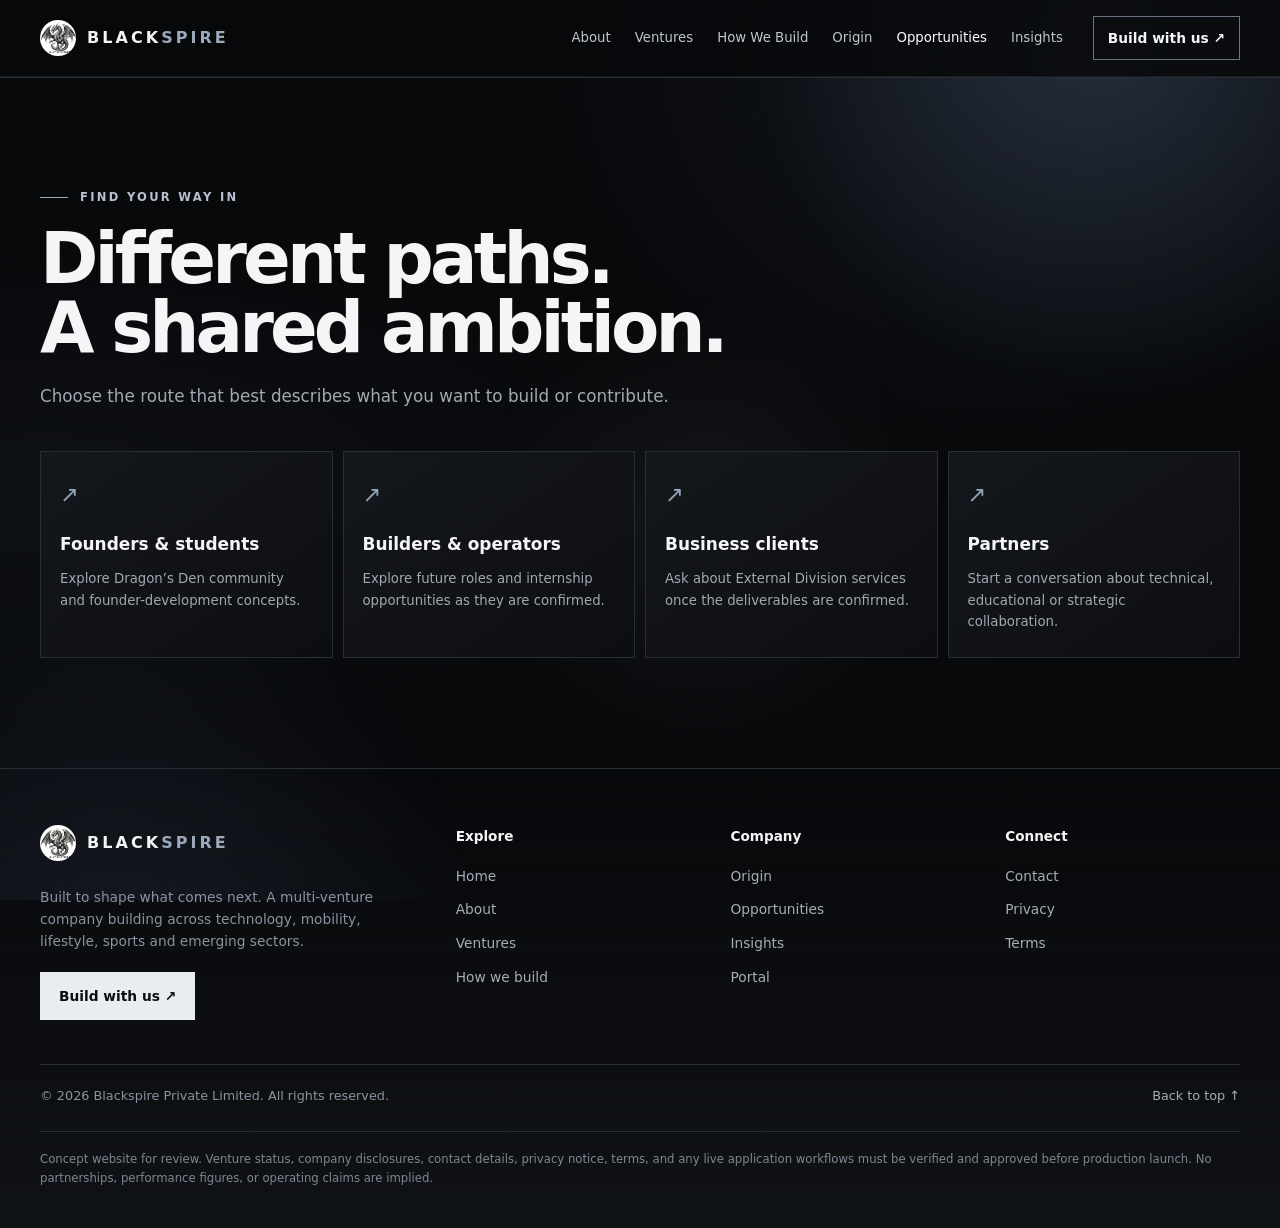
<file: opportunities.html>
<!doctype html>
<html lang="en">
  <head>
    <meta charset="utf-8" />
    <meta name="viewport" content="width=device-width, initial-scale=1" />
    <meta name="theme-color" content="#08090b" />
    <title>Opportunities — Blackspire</title>
    <meta
      name="description"
      content="Founders, builders, operators, business clients and partners: find your way in to the Blackspire ecosystem."
    />
    <meta property="og:title" content="Opportunities — Blackspire" />
    <meta
      property="og:description"
      content="Founders, builders, operators, business clients and partners: find your way in to the Blackspire ecosystem."
    />
    <meta property="og:type" content="website" />
    <link rel="icon" type="image/jpeg" href="logo-mark.jpg" />
    <link rel="stylesheet" href="style.css" />
  </head>
  <body>
    <a class="skip" href="#main">Skip to content</a>
    <header class="topbar">
      <div class="wrap nav">
        <a class="brand" href="index.html" aria-label="Blackspire home"><img class="brand-mark" src="logo-mark.jpg" alt="" width="36" height="36" /><b>BLACK<span>SPIRE</span></b></a>
        <button class="menu-toggle" id="menuToggle" aria-expanded="false" aria-controls="navLinks">
          Menu ☰
        </button>
        <nav class="navlinks" id="navLinks" aria-label="Main navigation">
          <a href="about.html">About</a><a href="ventures.html">Ventures</a
          ><a href="how-we-build.html">How We Build</a><a href="origin.html">Origin</a
          ><a href="opportunities.html" aria-current="page">Opportunities</a
          ><a href="insights.html">Insights</a>
        </nav>
        <a class="nav-cta" href="contact.html">Build with us ↗</a>
      </div>
    </header>
    <main id="main">
      <section class="section" id="opportunities">
        <div class="wrap">
          <div class="eyebrow">Find your way in</div>
          <h2 class="section-heading">Different paths.<br />A shared ambition.</h2>
          <p class="section-intro">
            Choose the route that best describes what you want to build or contribute.
          </p>
          <div class="audience-grid">
            <article class="audience">
              <span class="arrow">↗</span>
              <h3>Founders & students</h3>
              <p>Explore Dragon’s Den community and founder-development concepts.</p>
            </article>
            <article class="audience">
              <span class="arrow">↗</span>
              <h3>Builders & operators</h3>
              <p>Explore future roles and internship opportunities as they are confirmed.</p>
            </article>
            <article class="audience">
              <span class="arrow">↗</span>
              <h3>Business clients</h3>
              <p>Ask about External Division services once the deliverables are confirmed.</p>
            </article>
            <article class="audience">
              <span class="arrow">↗</span>
              <h3>Partners</h3>
              <p>Start a conversation about technical, educational or strategic collaboration.</p>
            </article>
          </div>
        </div>
      </section>
    </main>
    <footer class="footer">
      <div class="wrap">
        <div class="footer-top">
          <div class="footer-brand">
            <a class="brand" href="index.html" aria-label="Blackspire home"><img class="brand-mark" src="logo-mark.jpg" alt="" width="36" height="36" /><b>BLACK<span>SPIRE</span></b></a>
            <p>Built to shape what comes next. A multi-venture company building across technology, mobility, lifestyle, sports and emerging sectors.</p>
            <a class="btn primary" href="contact.html">Build with us ↗</a>
          </div>
          <nav class="footer-col" aria-label="Explore">
            <h4>Explore</h4>
            <a href="index.html">Home</a><a href="about.html">About</a><a href="ventures.html">Ventures</a><a href="how-we-build.html">How we build</a>
          </nav>
          <nav class="footer-col" aria-label="Company">
            <h4>Company</h4>
            <a href="origin.html">Origin</a><a href="opportunities.html">Opportunities</a><a href="insights.html">Insights</a><a href="portal.html">Portal</a>
          </nav>
          <nav class="footer-col" aria-label="Connect">
            <h4>Connect</h4>
            <a href="contact.html">Contact</a><a href="privacy.html">Privacy</a><a href="terms.html">Terms</a>
          </nav>
        </div>
        <div class="footer-bottom">
          <span>© 2026 Blackspire Private Limited. All rights reserved.</span>
          <a href="#main">Back to top ↑</a>
        </div>
        <div class="fineprint">
          Concept website for review. Venture status, company disclosures, contact details, privacy notice,
          terms, and any live application workflows must be verified and approved before production launch. No
          partnerships, performance figures, or operating claims are implied.
        </div>
      </div>
    </footer>
    <button class="backtop" id="backTop" aria-label="Back to top">↑</button>
    <script src="site.js"></script>
    <script src="motion.js" defer></script>
  </body>
</html>
</file>
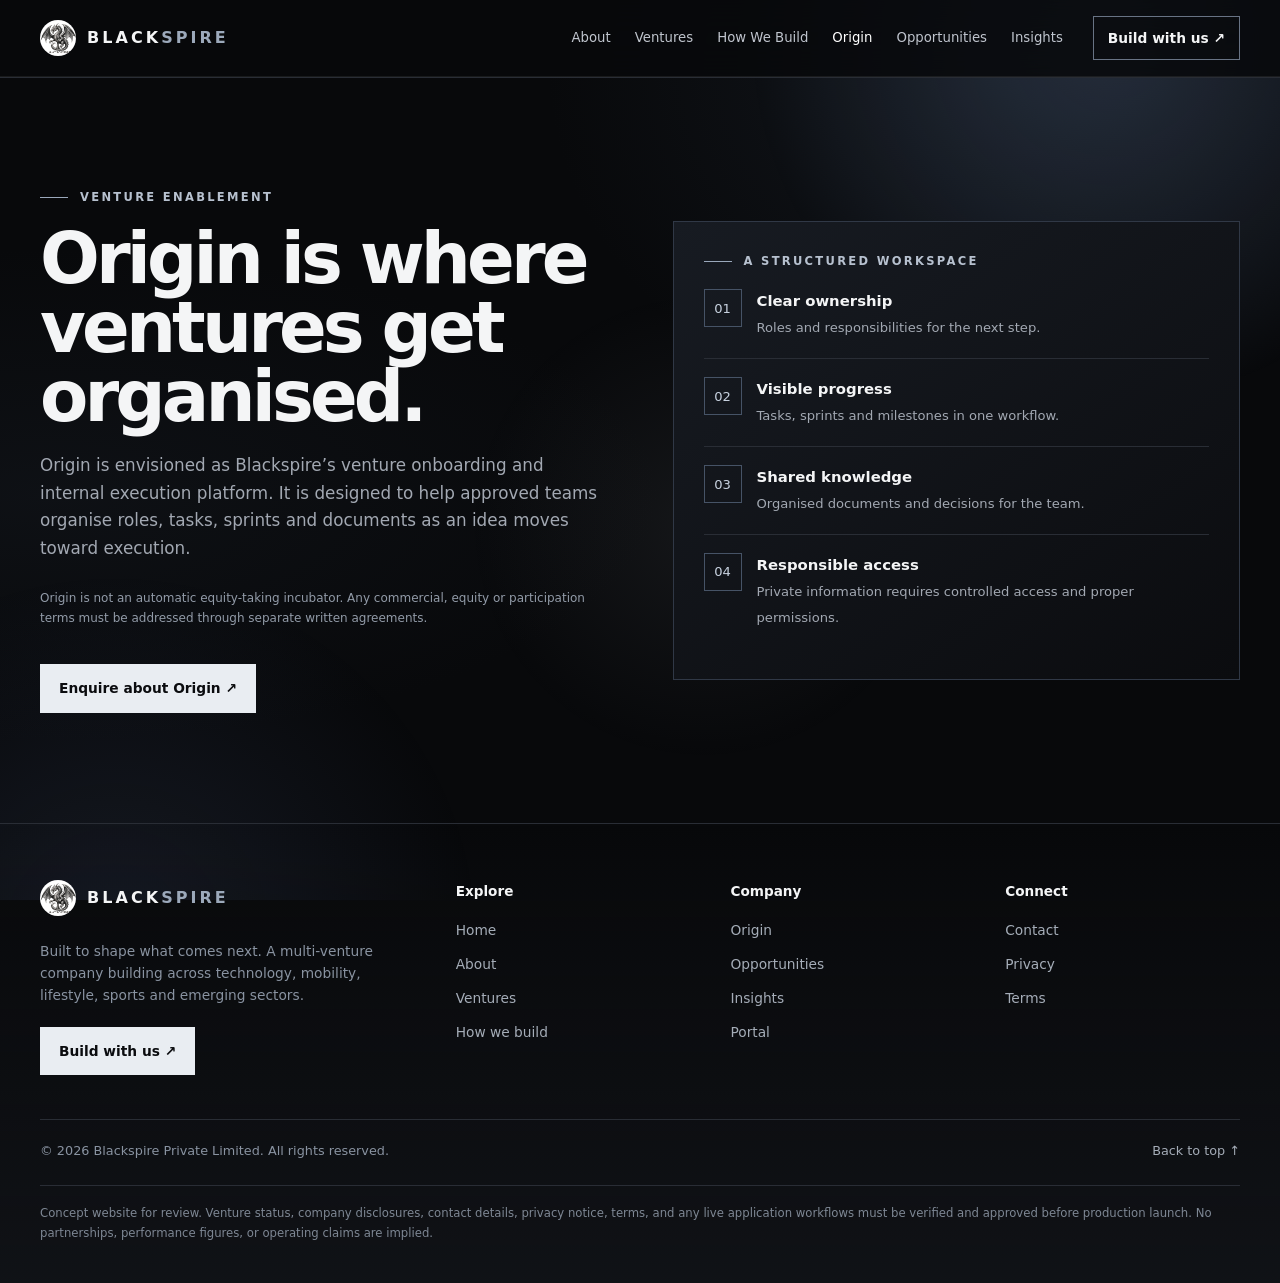
<file: origin.html>
<!doctype html>
<html lang="en">
  <head>
    <meta charset="utf-8" />
    <meta name="viewport" content="width=device-width, initial-scale=1" />
    <meta name="theme-color" content="#08090b" />
    <title>Origin — Blackspire</title>
    <meta
      name="description"
      content="Origin is Blackspire's venture onboarding and internal execution platform. This page is a public overview only."
    />
    <meta property="og:title" content="Origin — Blackspire" />
    <meta
      property="og:description"
      content="Origin is Blackspire's venture onboarding and internal execution platform. This page is a public overview only."
    />
    <meta property="og:type" content="website" />
    <link rel="icon" type="image/jpeg" href="logo-mark.jpg" />
    <link rel="stylesheet" href="style.css" />
  </head>
  <body>
    <a class="skip" href="#main">Skip to content</a>
    <header class="topbar">
      <div class="wrap nav">
        <a class="brand" href="index.html" aria-label="Blackspire home"><img class="brand-mark" src="logo-mark.jpg" alt="" width="36" height="36" /><b>BLACK<span>SPIRE</span></b></a>
        <button class="menu-toggle" id="menuToggle" aria-expanded="false" aria-controls="navLinks">
          Menu ☰
        </button>
        <nav class="navlinks" id="navLinks" aria-label="Main navigation">
          <a href="about.html">About</a><a href="ventures.html">Ventures</a
          ><a href="how-we-build.html">How We Build</a><a href="origin.html" aria-current="page">Origin</a
          ><a href="opportunities.html">Opportunities</a><a href="insights.html">Insights</a>
        </nav>
        <a class="nav-cta" href="contact.html">Build with us ↗</a>
      </div>
    </header>
    <main id="main">
      <section class="section" id="origin">
        <div class="wrap origin-grid">
          <div>
            <div class="eyebrow">Venture enablement</div>
            <h2 class="section-heading">Origin is where ventures get organised.</h2>
            <p class="section-intro">
              Origin is envisioned as Blackspire’s venture onboarding and internal execution platform. It is
              designed to help approved teams organise roles, tasks, sprints and documents as an idea moves
              toward execution.
            </p>
            <p class="status-note">
              Origin is not an automatic equity-taking incubator. Any commercial, equity or participation
              terms must be addressed through separate written agreements.
            </p>
            <a class="btn primary" href="contact.html" style="margin-top: 24px">Enquire about Origin ↗</a>
          </div>
          <div class="origin-panel">
            <div class="eyebrow">A structured workspace</div>
            <div class="origin-item">
              <span class="symbol">01</span>
              <div><b>Clear ownership</b><span>Roles and responsibilities for the next step.</span></div>
            </div>
            <div class="origin-item">
              <span class="symbol">02</span>
              <div><b>Visible progress</b><span>Tasks, sprints and milestones in one workflow.</span></div>
            </div>
            <div class="origin-item">
              <span class="symbol">03</span>
              <div><b>Shared knowledge</b><span>Organised documents and decisions for the team.</span></div>
            </div>
            <div class="origin-item">
              <span class="symbol">04</span>
              <div>
                <b>Responsible access</b
                ><span>Private information requires controlled access and proper permissions.</span>
              </div>
            </div>
          </div>
        </div>
      </section>
    </main>
    <footer class="footer">
      <div class="wrap">
        <div class="footer-top">
          <div class="footer-brand">
            <a class="brand" href="index.html" aria-label="Blackspire home"><img class="brand-mark" src="logo-mark.jpg" alt="" width="36" height="36" /><b>BLACK<span>SPIRE</span></b></a>
            <p>Built to shape what comes next. A multi-venture company building across technology, mobility, lifestyle, sports and emerging sectors.</p>
            <a class="btn primary" href="contact.html">Build with us ↗</a>
          </div>
          <nav class="footer-col" aria-label="Explore">
            <h4>Explore</h4>
            <a href="index.html">Home</a><a href="about.html">About</a><a href="ventures.html">Ventures</a><a href="how-we-build.html">How we build</a>
          </nav>
          <nav class="footer-col" aria-label="Company">
            <h4>Company</h4>
            <a href="origin.html">Origin</a><a href="opportunities.html">Opportunities</a><a href="insights.html">Insights</a><a href="portal.html">Portal</a>
          </nav>
          <nav class="footer-col" aria-label="Connect">
            <h4>Connect</h4>
            <a href="contact.html">Contact</a><a href="privacy.html">Privacy</a><a href="terms.html">Terms</a>
          </nav>
        </div>
        <div class="footer-bottom">
          <span>© 2026 Blackspire Private Limited. All rights reserved.</span>
          <a href="#main">Back to top ↑</a>
        </div>
        <div class="fineprint">
          Concept website for review. Venture status, company disclosures, contact details, privacy notice,
          terms, and any live application workflows must be verified and approved before production launch. No
          partnerships, performance figures, or operating claims are implied.
        </div>
      </div>
    </footer>
    <button class="backtop" id="backTop" aria-label="Back to top">↑</button>
    <script src="site.js"></script>
    <script src="motion.js" defer></script>
  </body>
</html>
</file>
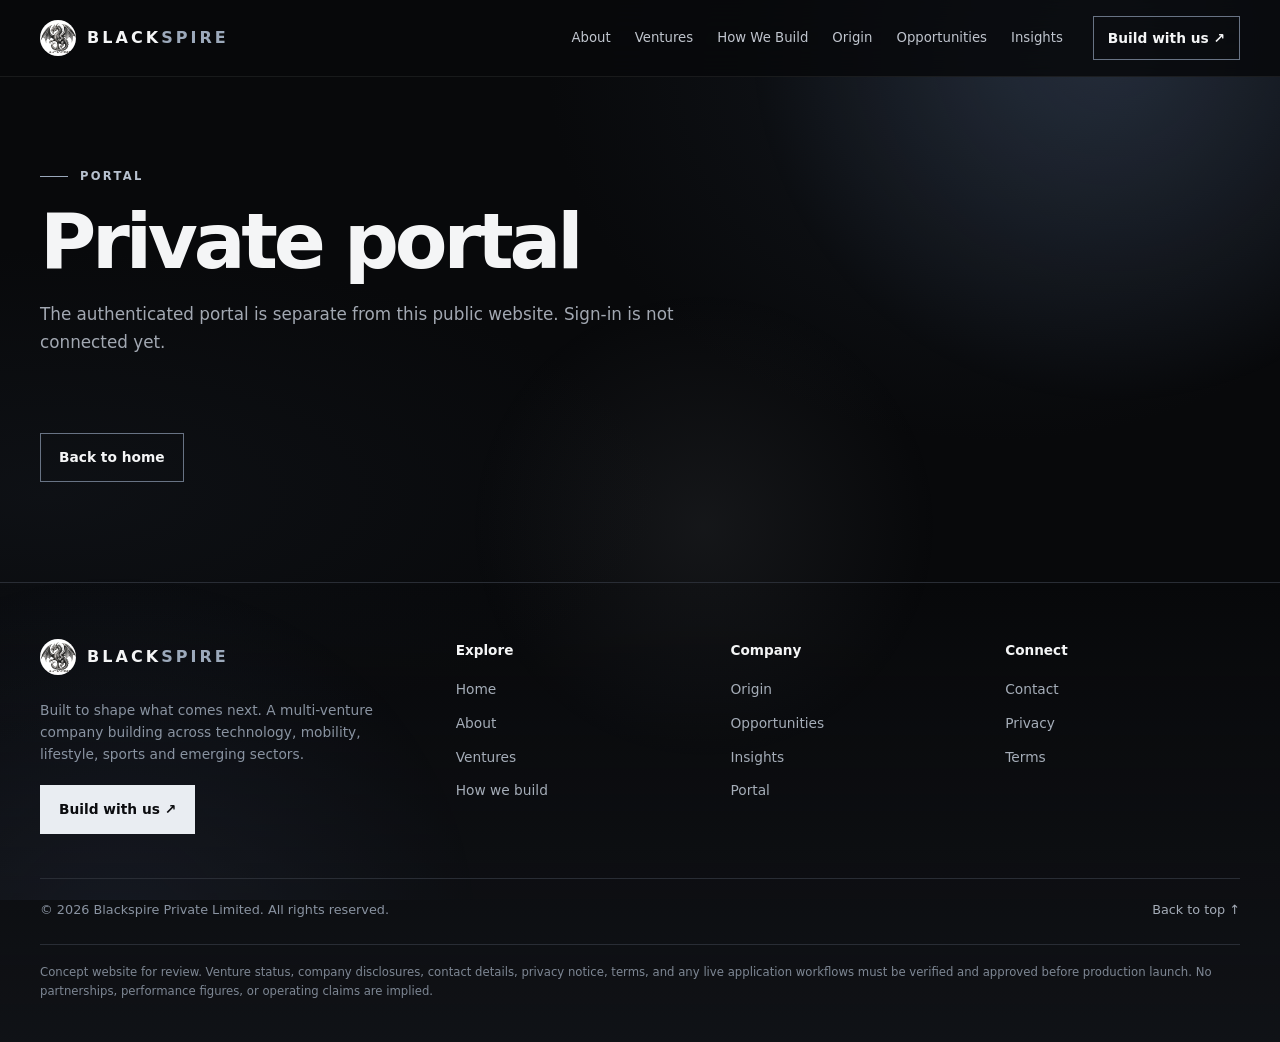
<file: portal.html>
<!doctype html>
<html lang="en">
  <head>
    <meta charset="utf-8" />
    <meta name="viewport" content="width=device-width, initial-scale=1" />
    <meta name="theme-color" content="#08090b" />
    <title>Portal — Blackspire</title>
    <meta name="description" content="Private Blackspire portal." />
    <meta property="og:title" content="Portal — Blackspire" />
    <meta property="og:description" content="Private Blackspire portal." />
    <meta property="og:type" content="website" />
    <link rel="icon" type="image/jpeg" href="logo-mark.jpg" />
    <link rel="stylesheet" href="style.css" />
  </head>
  <body>
    <a class="skip" href="#main">Skip to content</a>
    <header class="topbar">
      <div class="wrap nav">
        <a class="brand" href="index.html" aria-label="Blackspire home"><img class="brand-mark" src="logo-mark.jpg" alt="" width="36" height="36" /><b>BLACK<span>SPIRE</span></b></a>
        <button class="menu-toggle" id="menuToggle" aria-expanded="false" aria-controls="navLinks">
          Menu ☰
        </button>
        <nav class="navlinks" id="navLinks" aria-label="Main navigation">
          <a href="about.html">About</a><a href="ventures.html">Ventures</a
          ><a href="how-we-build.html">How We Build</a><a href="origin.html">Origin</a
          ><a href="opportunities.html">Opportunities</a><a href="insights.html">Insights</a>
        </nav>
        <a class="nav-cta" href="contact.html">Build with us ↗</a>
      </div>
    </header>
    <main id="main">
      <section class="page-hero">
        <div class="wrap">
          <div class="eyebrow">Portal</div>
          <h1>Private portal</h1>
          <p class="section-intro">
            The authenticated portal is separate from this public website. Sign-in is not connected yet.
          </p>
        </div>
      </section>
      <div class="wrap page-body"><a class="btn" href="index.html">Back to home</a></div>
    </main>
    <footer class="footer">
      <div class="wrap">
        <div class="footer-top">
          <div class="footer-brand">
            <a class="brand" href="index.html" aria-label="Blackspire home"><img class="brand-mark" src="logo-mark.jpg" alt="" width="36" height="36" /><b>BLACK<span>SPIRE</span></b></a>
            <p>Built to shape what comes next. A multi-venture company building across technology, mobility, lifestyle, sports and emerging sectors.</p>
            <a class="btn primary" href="contact.html">Build with us ↗</a>
          </div>
          <nav class="footer-col" aria-label="Explore">
            <h4>Explore</h4>
            <a href="index.html">Home</a><a href="about.html">About</a><a href="ventures.html">Ventures</a><a href="how-we-build.html">How we build</a>
          </nav>
          <nav class="footer-col" aria-label="Company">
            <h4>Company</h4>
            <a href="origin.html">Origin</a><a href="opportunities.html">Opportunities</a><a href="insights.html">Insights</a><a href="portal.html">Portal</a>
          </nav>
          <nav class="footer-col" aria-label="Connect">
            <h4>Connect</h4>
            <a href="contact.html">Contact</a><a href="privacy.html">Privacy</a><a href="terms.html">Terms</a>
          </nav>
        </div>
        <div class="footer-bottom">
          <span>© 2026 Blackspire Private Limited. All rights reserved.</span>
          <a href="#main">Back to top ↑</a>
        </div>
        <div class="fineprint">
          Concept website for review. Venture status, company disclosures, contact details, privacy notice,
          terms, and any live application workflows must be verified and approved before production launch. No
          partnerships, performance figures, or operating claims are implied.
        </div>
      </div>
    </footer>
    <button class="backtop" id="backTop" aria-label="Back to top">↑</button>
    <script src="site.js"></script>
    <script src="motion.js" defer></script>
  </body>
</html>
</file>
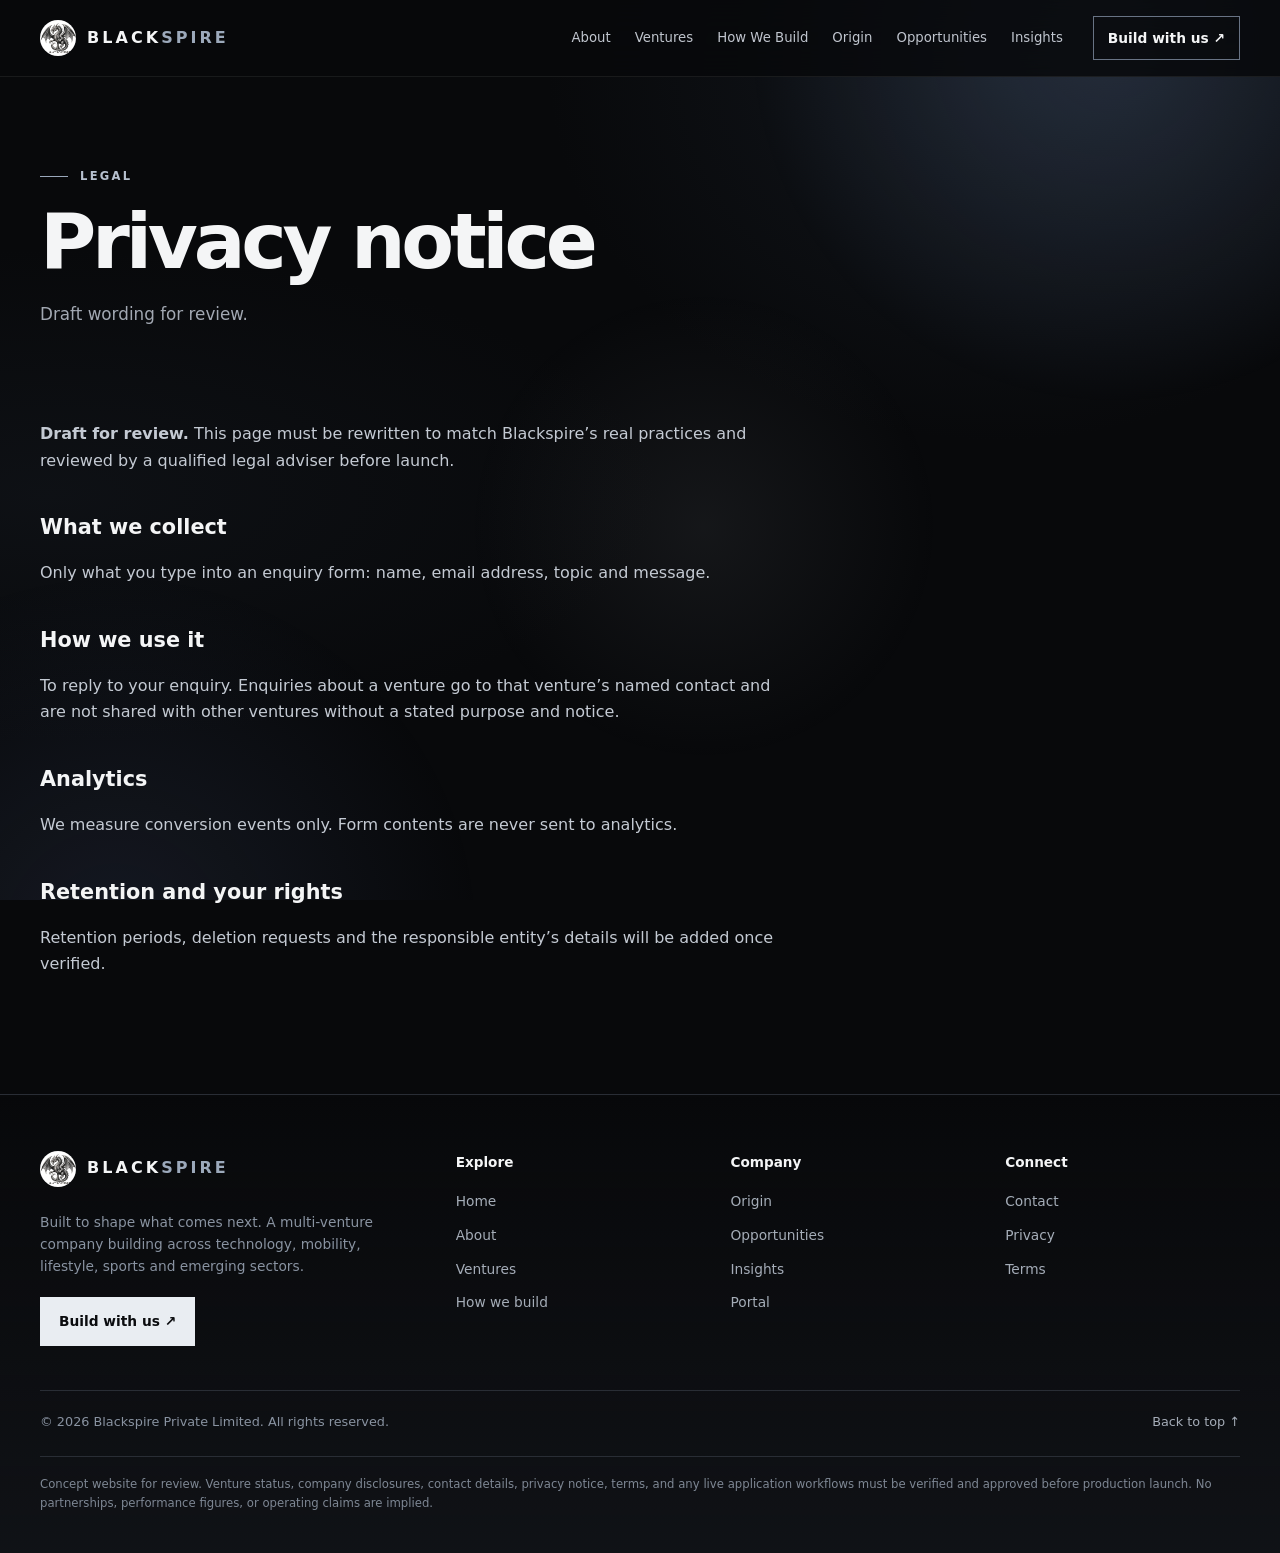
<file: privacy.html>
<!doctype html>
<html lang="en">
  <head>
    <meta charset="utf-8" />
    <meta name="viewport" content="width=device-width, initial-scale=1" />
    <meta name="theme-color" content="#08090b" />
    <title>Privacy — Blackspire</title>
    <meta name="description" content="How Blackspire handles information submitted through this website." />
    <meta property="og:title" content="Privacy — Blackspire" />
    <meta
      property="og:description"
      content="How Blackspire handles information submitted through this website."
    />
    <meta property="og:type" content="website" />
    <link rel="icon" type="image/jpeg" href="logo-mark.jpg" />
    <link rel="stylesheet" href="style.css" />
  </head>
  <body>
    <a class="skip" href="#main">Skip to content</a>
    <header class="topbar">
      <div class="wrap nav">
        <a class="brand" href="index.html" aria-label="Blackspire home"><img class="brand-mark" src="logo-mark.jpg" alt="" width="36" height="36" /><b>BLACK<span>SPIRE</span></b></a>
        <button class="menu-toggle" id="menuToggle" aria-expanded="false" aria-controls="navLinks">
          Menu ☰
        </button>
        <nav class="navlinks" id="navLinks" aria-label="Main navigation">
          <a href="about.html">About</a><a href="ventures.html">Ventures</a
          ><a href="how-we-build.html">How We Build</a><a href="origin.html">Origin</a
          ><a href="opportunities.html">Opportunities</a><a href="insights.html">Insights</a>
        </nav>
        <a class="nav-cta" href="contact.html">Build with us ↗</a>
      </div>
    </header>
    <main id="main">
      <section class="page-hero">
        <div class="wrap">
          <div class="eyebrow">Legal</div>
          <h1>Privacy notice</h1>
          <p class="section-intro">Draft wording for review.</p>
        </div>
      </section>
      <div class="wrap page-body">
        <div class="prose">
          <p>
            <strong>Draft for review.</strong> This page must be rewritten to match Blackspire’s real
            practices and reviewed by a qualified legal adviser before launch.
          </p>
          <h2>What we collect</h2>
          <p>Only what you type into an enquiry form: name, email address, topic and message.</p>
          <h2>How we use it</h2>
          <p>
            To reply to your enquiry. Enquiries about a venture go to that venture’s named contact and are not
            shared with other ventures without a stated purpose and notice.
          </p>
          <h2>Analytics</h2>
          <p>We measure conversion events only. Form contents are never sent to analytics.</p>
          <h2>Retention and your rights</h2>
          <p>
            Retention periods, deletion requests and the responsible entity’s details will be added once
            verified.
          </p>
        </div>
      </div>
    </main>
    <footer class="footer">
      <div class="wrap">
        <div class="footer-top">
          <div class="footer-brand">
            <a class="brand" href="index.html" aria-label="Blackspire home"><img class="brand-mark" src="logo-mark.jpg" alt="" width="36" height="36" /><b>BLACK<span>SPIRE</span></b></a>
            <p>Built to shape what comes next. A multi-venture company building across technology, mobility, lifestyle, sports and emerging sectors.</p>
            <a class="btn primary" href="contact.html">Build with us ↗</a>
          </div>
          <nav class="footer-col" aria-label="Explore">
            <h4>Explore</h4>
            <a href="index.html">Home</a><a href="about.html">About</a><a href="ventures.html">Ventures</a><a href="how-we-build.html">How we build</a>
          </nav>
          <nav class="footer-col" aria-label="Company">
            <h4>Company</h4>
            <a href="origin.html">Origin</a><a href="opportunities.html">Opportunities</a><a href="insights.html">Insights</a><a href="portal.html">Portal</a>
          </nav>
          <nav class="footer-col" aria-label="Connect">
            <h4>Connect</h4>
            <a href="contact.html">Contact</a><a href="privacy.html">Privacy</a><a href="terms.html">Terms</a>
          </nav>
        </div>
        <div class="footer-bottom">
          <span>© 2026 Blackspire Private Limited. All rights reserved.</span>
          <a href="#main">Back to top ↑</a>
        </div>
        <div class="fineprint">
          Concept website for review. Venture status, company disclosures, contact details, privacy notice,
          terms, and any live application workflows must be verified and approved before production launch. No
          partnerships, performance figures, or operating claims are implied.
        </div>
      </div>
    </footer>
    <button class="backtop" id="backTop" aria-label="Back to top">↑</button>
    <script src="site.js"></script>
    <script src="motion.js" defer></script>
  </body>
</html>
</file>
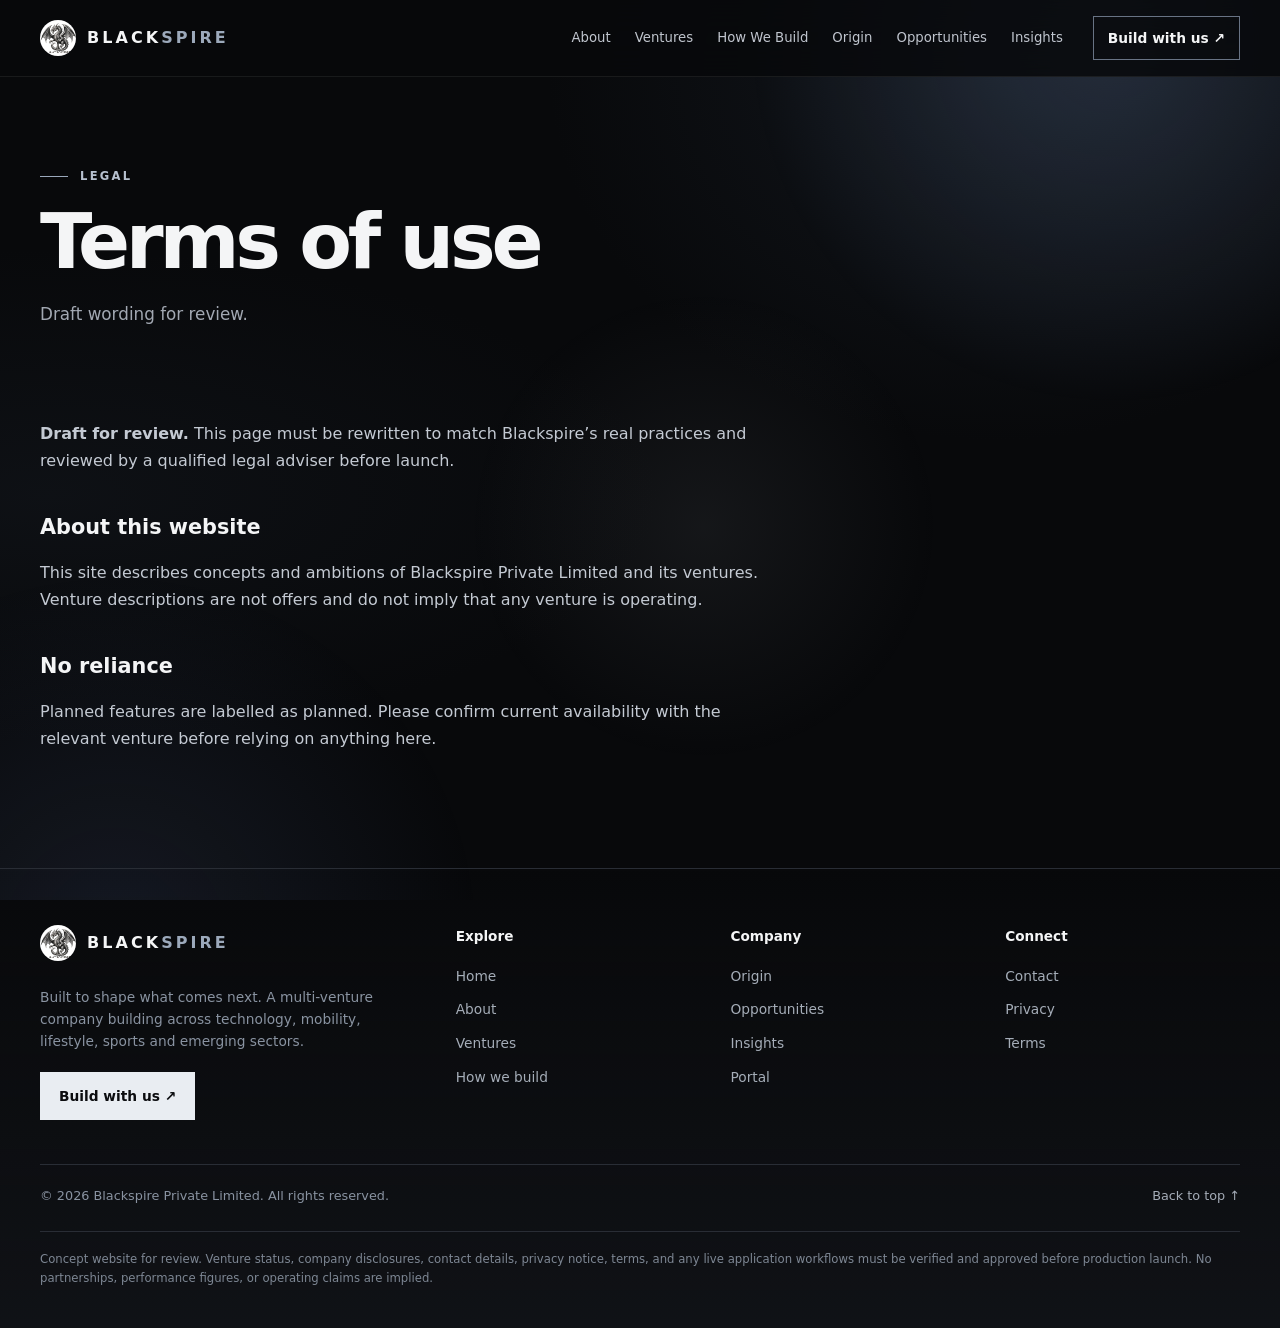
<file: terms.html>
<!doctype html>
<html lang="en">
  <head>
    <meta charset="utf-8" />
    <meta name="viewport" content="width=device-width, initial-scale=1" />
    <meta name="theme-color" content="#08090b" />
    <title>Terms — Blackspire</title>
    <meta name="description" content="Terms of use for the Blackspire website." />
    <meta property="og:title" content="Terms — Blackspire" />
    <meta property="og:description" content="Terms of use for the Blackspire website." />
    <meta property="og:type" content="website" />
    <link rel="icon" type="image/jpeg" href="logo-mark.jpg" />
    <link rel="stylesheet" href="style.css" />
  </head>
  <body>
    <a class="skip" href="#main">Skip to content</a>
    <header class="topbar">
      <div class="wrap nav">
        <a class="brand" href="index.html" aria-label="Blackspire home"><img class="brand-mark" src="logo-mark.jpg" alt="" width="36" height="36" /><b>BLACK<span>SPIRE</span></b></a>
        <button class="menu-toggle" id="menuToggle" aria-expanded="false" aria-controls="navLinks">
          Menu ☰
        </button>
        <nav class="navlinks" id="navLinks" aria-label="Main navigation">
          <a href="about.html">About</a><a href="ventures.html">Ventures</a
          ><a href="how-we-build.html">How We Build</a><a href="origin.html">Origin</a
          ><a href="opportunities.html">Opportunities</a><a href="insights.html">Insights</a>
        </nav>
        <a class="nav-cta" href="contact.html">Build with us ↗</a>
      </div>
    </header>
    <main id="main">
      <section class="page-hero">
        <div class="wrap">
          <div class="eyebrow">Legal</div>
          <h1>Terms of use</h1>
          <p class="section-intro">Draft wording for review.</p>
        </div>
      </section>
      <div class="wrap page-body">
        <div class="prose">
          <p>
            <strong>Draft for review.</strong> This page must be rewritten to match Blackspire’s real
            practices and reviewed by a qualified legal adviser before launch.
          </p>
          <h2>About this website</h2>
          <p>
            This site describes concepts and ambitions of Blackspire Private Limited and its ventures. Venture
            descriptions are not offers and do not imply that any venture is operating.
          </p>
          <h2>No reliance</h2>
          <p>
            Planned features are labelled as planned. Please confirm current availability with the relevant
            venture before relying on anything here.
          </p>
        </div>
      </div>
    </main>
    <footer class="footer">
      <div class="wrap">
        <div class="footer-top">
          <div class="footer-brand">
            <a class="brand" href="index.html" aria-label="Blackspire home"><img class="brand-mark" src="logo-mark.jpg" alt="" width="36" height="36" /><b>BLACK<span>SPIRE</span></b></a>
            <p>Built to shape what comes next. A multi-venture company building across technology, mobility, lifestyle, sports and emerging sectors.</p>
            <a class="btn primary" href="contact.html">Build with us ↗</a>
          </div>
          <nav class="footer-col" aria-label="Explore">
            <h4>Explore</h4>
            <a href="index.html">Home</a><a href="about.html">About</a><a href="ventures.html">Ventures</a><a href="how-we-build.html">How we build</a>
          </nav>
          <nav class="footer-col" aria-label="Company">
            <h4>Company</h4>
            <a href="origin.html">Origin</a><a href="opportunities.html">Opportunities</a><a href="insights.html">Insights</a><a href="portal.html">Portal</a>
          </nav>
          <nav class="footer-col" aria-label="Connect">
            <h4>Connect</h4>
            <a href="contact.html">Contact</a><a href="privacy.html">Privacy</a><a href="terms.html">Terms</a>
          </nav>
        </div>
        <div class="footer-bottom">
          <span>© 2026 Blackspire Private Limited. All rights reserved.</span>
          <a href="#main">Back to top ↑</a>
        </div>
        <div class="fineprint">
          Concept website for review. Venture status, company disclosures, contact details, privacy notice,
          terms, and any live application workflows must be verified and approved before production launch. No
          partnerships, performance figures, or operating claims are implied.
        </div>
      </div>
    </footer>
    <button class="backtop" id="backTop" aria-label="Back to top">↑</button>
    <script src="site.js"></script>
    <script src="motion.js" defer></script>
  </body>
</html>
</file>
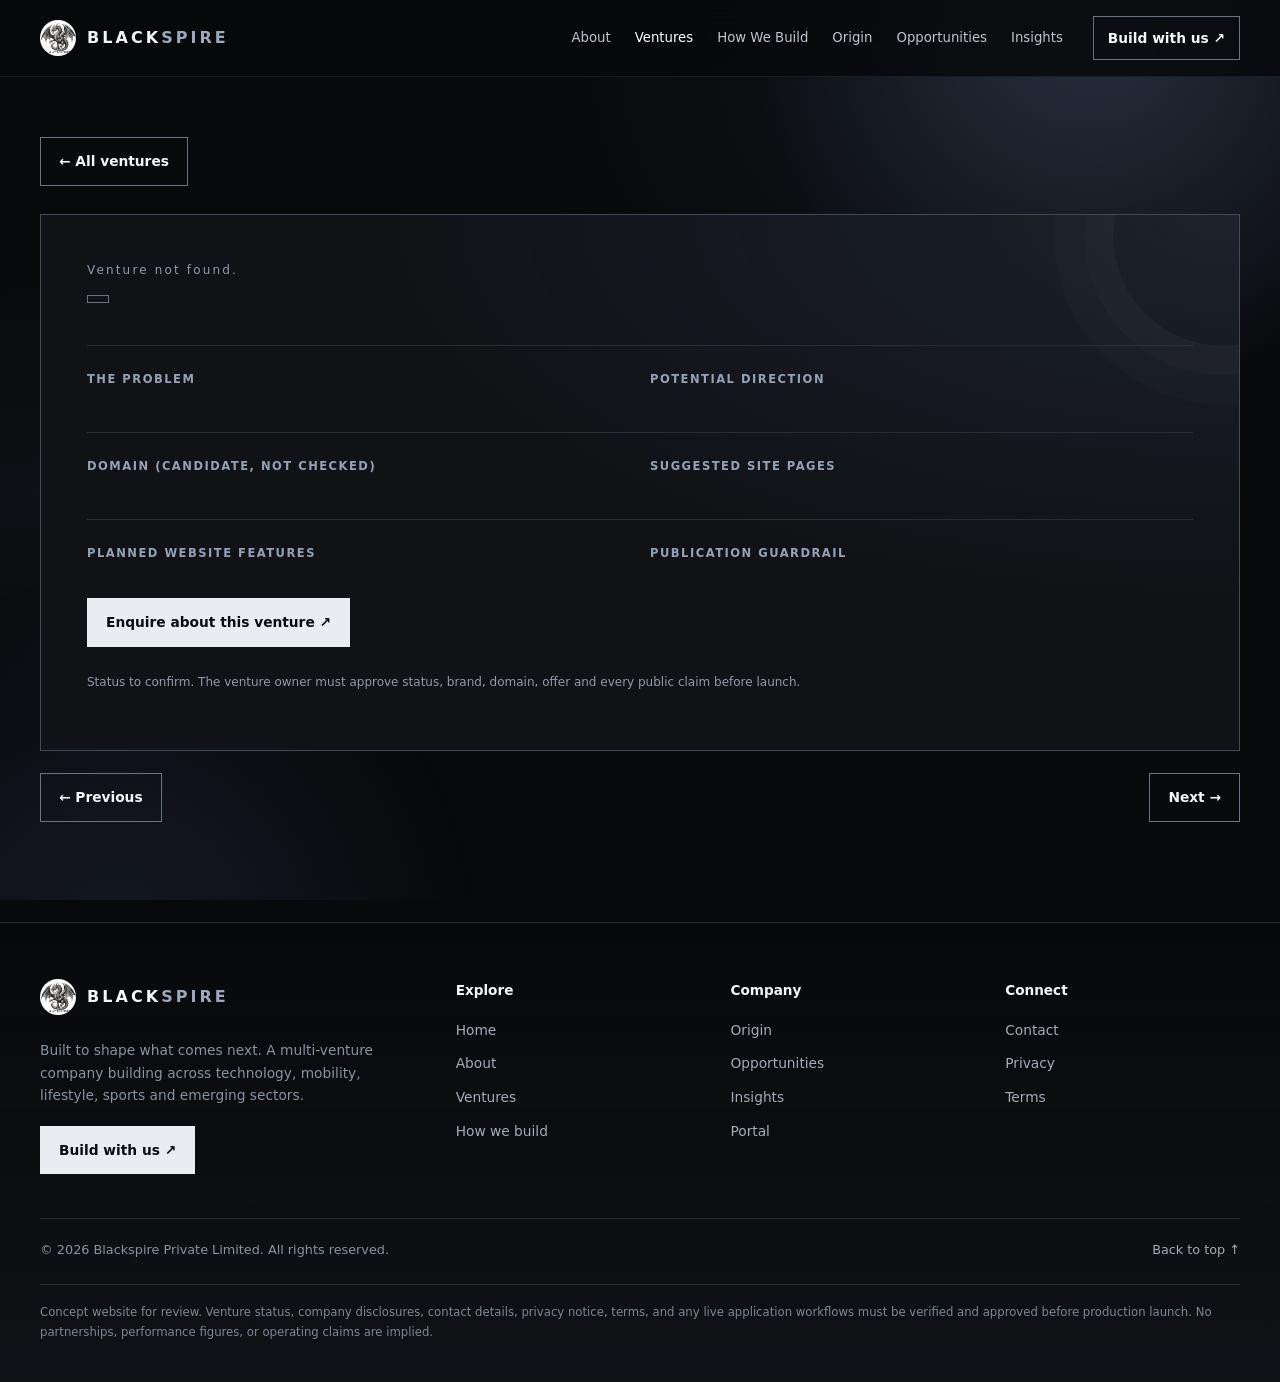
<file: venture.html>
<!doctype html>
<html lang="en">
  <head>
    <meta charset="utf-8" />
    <meta name="viewport" content="width=device-width, initial-scale=1" />
    <meta name="theme-color" content="#08090b" />
    <title>Venture — Blackspire</title>
    <meta name="description" content="Venture profile within the Blackspire portfolio." />
    <meta property="og:title" content="Venture — Blackspire" />
    <meta property="og:description" content="Venture profile within the Blackspire portfolio." />
    <meta property="og:type" content="website" />
    <link rel="icon" type="image/jpeg" href="logo-mark.jpg" />
    <link rel="stylesheet" href="style.css" />
  </head>
  <body>
    <a class="skip" href="#main">Skip to content</a>
    <header class="topbar">
      <div class="wrap nav">
        <a class="brand" href="index.html" aria-label="Blackspire home"><img class="brand-mark" src="logo-mark.jpg" alt="" width="36" height="36" /><b>BLACK<span>SPIRE</span></b></a>
        <button class="menu-toggle" id="menuToggle" aria-expanded="false" aria-controls="navLinks">
          Menu ☰
        </button>
        <nav class="navlinks" id="navLinks" aria-label="Main navigation">
          <a href="about.html">About</a><a href="ventures.html" aria-current="page">Ventures</a
          ><a href="how-we-build.html">How We Build</a><a href="origin.html">Origin</a
          ><a href="opportunities.html">Opportunities</a><a href="insights.html">Insights</a>
        </nav>
        <a class="nav-cta" href="contact.html">Build with us ↗</a>
      </div>
    </header>
    <main id="main">
      <div class="wrap page-body" style="padding-top: 60px">
        <a class="btn" href="ventures.html">&larr; All ventures</a>
        <article class="venture-detail" style="margin-top: 28px">
          <div class="detail-index" id="vIndex">Loading…</div>
          <div><span class="badge" id="vStatus"></span></div>
          <div class="sector" id="vCategory" style="margin-top: 14px"></div>
          <h1 id="vName"></h1>
          <p class="summary" id="vSummary"></p>
          <p class="muted" id="vOffers"></p>
          <div class="detail-cols">
            <div>
              <h4>THE PROBLEM</h4>
              <p id="vProblem"></p>
            </div>
            <div>
              <h4>POTENTIAL DIRECTION</h4>
              <p id="vDirection"></p>
            </div>
          </div>
          <div class="detail-cols">
            <div>
              <h4>DOMAIN (CANDIDATE, NOT CHECKED)</h4>
              <p id="vDomain"></p>
            </div>
            <div>
              <h4>SUGGESTED SITE PAGES</h4>
              <p id="vPages"></p>
            </div>
          </div>
          <div class="detail-cols">
            <div>
              <h4>PLANNED WEBSITE FEATURES</h4>
              <p id="vFeatures"></p>
            </div>
            <div>
              <h4>PUBLICATION GUARDRAIL</h4>
              <p id="vNote"></p>
            </div>
          </div>
          <a class="btn primary" id="enquireLink" href="contact.html" style="margin-top: 26px"
            >Enquire about this venture ↗</a
          >
          <p class="status-note">
            Status to confirm. The venture owner must approve status, brand, domain, offer and every public
            claim before launch.
          </p>
        </article>
        <div class="pager">
          <a class="btn" id="prevLink" hidden>&larr; Previous</a
          ><a class="btn" id="nextLink" hidden>Next &rarr;</a>
        </div>
      </div>
    </main>
    <footer class="footer">
      <div class="wrap">
        <div class="footer-top">
          <div class="footer-brand">
            <a class="brand" href="index.html" aria-label="Blackspire home"><img class="brand-mark" src="logo-mark.jpg" alt="" width="36" height="36" /><b>BLACK<span>SPIRE</span></b></a>
            <p>Built to shape what comes next. A multi-venture company building across technology, mobility, lifestyle, sports and emerging sectors.</p>
            <a class="btn primary" href="contact.html">Build with us ↗</a>
          </div>
          <nav class="footer-col" aria-label="Explore">
            <h4>Explore</h4>
            <a href="index.html">Home</a><a href="about.html">About</a><a href="ventures.html">Ventures</a><a href="how-we-build.html">How we build</a>
          </nav>
          <nav class="footer-col" aria-label="Company">
            <h4>Company</h4>
            <a href="origin.html">Origin</a><a href="opportunities.html">Opportunities</a><a href="insights.html">Insights</a><a href="portal.html">Portal</a>
          </nav>
          <nav class="footer-col" aria-label="Connect">
            <h4>Connect</h4>
            <a href="contact.html">Contact</a><a href="privacy.html">Privacy</a><a href="terms.html">Terms</a>
          </nav>
        </div>
        <div class="footer-bottom">
          <span>© 2026 Blackspire Private Limited. All rights reserved.</span>
          <a href="#main">Back to top ↑</a>
        </div>
        <div class="fineprint">
          Concept website for review. Venture status, company disclosures, contact details, privacy notice,
          terms, and any live application workflows must be verified and approved before production launch. No
          partnerships, performance figures, or operating claims are implied.
        </div>
      </div>
    </footer>
    <button class="backtop" id="backTop" aria-label="Back to top">↑</button>
    <script src="ventures-data.js"></script>
    <script src="ventures.js"></script>
    <script src="venture-page.js"></script>
    <script src="site.js"></script>
    <script src="motion.js" defer></script>
  </body>
</html>
</file>
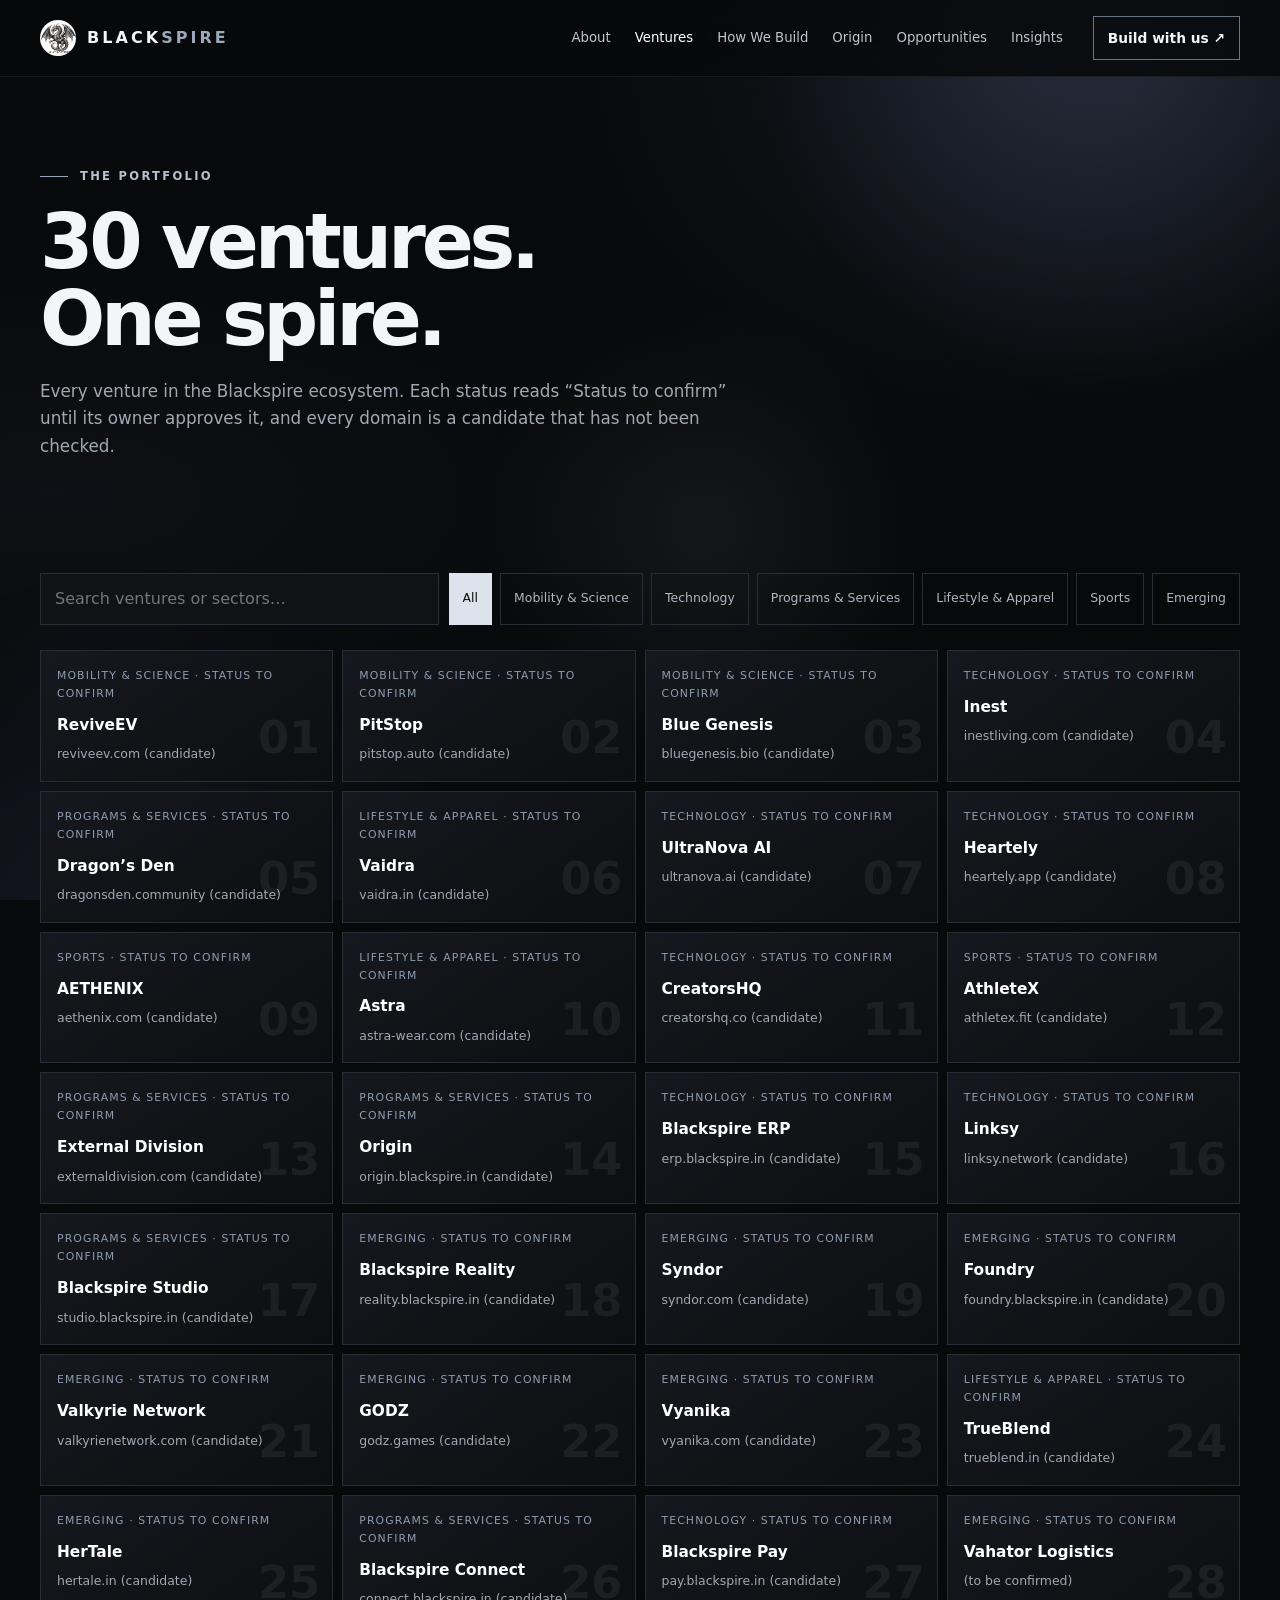
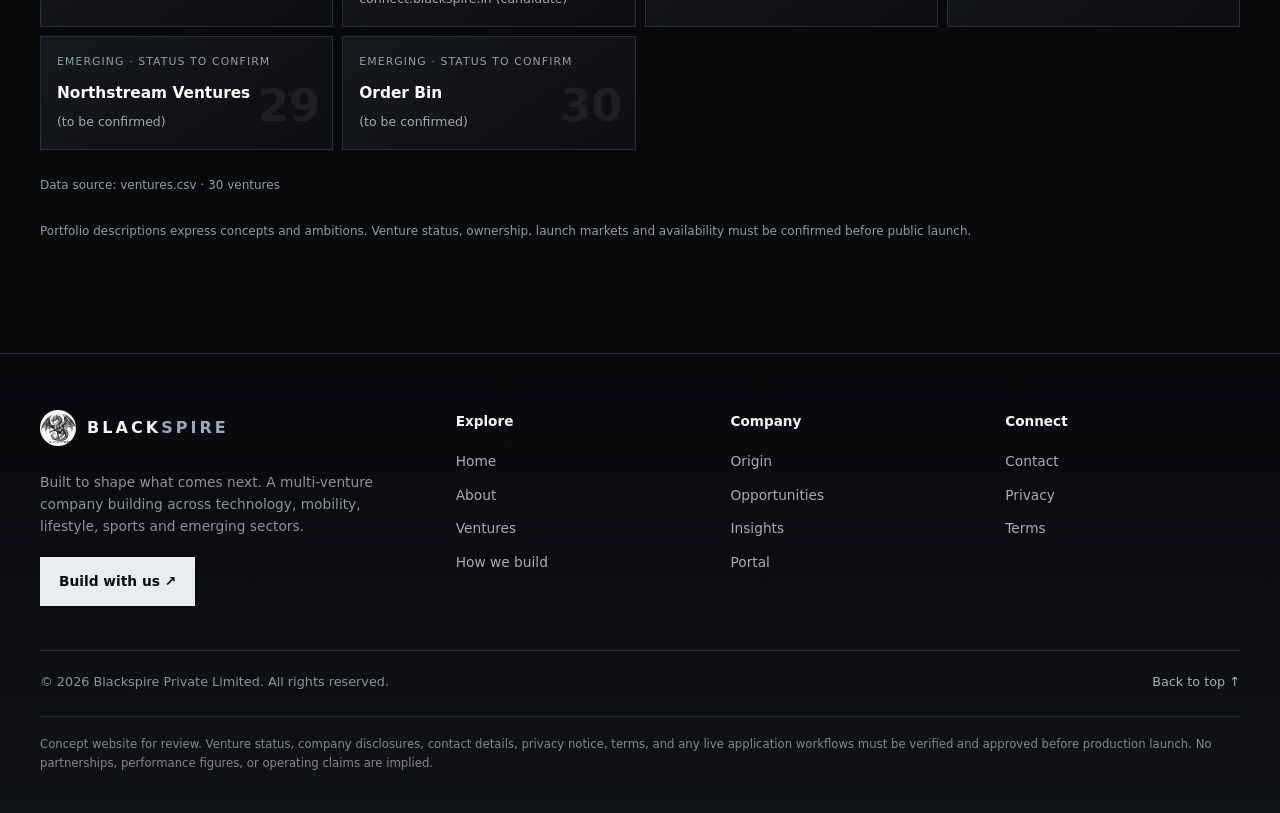
<file: ventures.html>
<!doctype html>
<html lang="en">
  <head>
    <meta charset="utf-8" />
    <meta name="viewport" content="width=device-width, initial-scale=1" />
    <meta name="theme-color" content="#08090b" />
    <title>Ventures — Blackspire</title>
    <meta
      name="description"
      content="The full Blackspire venture portfolio: every venture, its sector, candidate domain and status."
    />
    <meta property="og:title" content="Ventures — Blackspire" />
    <meta
      property="og:description"
      content="The full Blackspire venture portfolio: every venture, its sector, candidate domain and status."
    />
    <meta property="og:type" content="website" />
    <link rel="icon" type="image/jpeg" href="logo-mark.jpg" />
    <link rel="stylesheet" href="style.css" />
  </head>
  <body>
    <a class="skip" href="#main">Skip to content</a>
    <header class="topbar">
      <div class="wrap nav">
        <a class="brand" href="index.html" aria-label="Blackspire home"><img class="brand-mark" src="logo-mark.jpg" alt="" width="36" height="36" /><b>BLACK<span>SPIRE</span></b></a>
        <button class="menu-toggle" id="menuToggle" aria-expanded="false" aria-controls="navLinks">
          Menu ☰
        </button>
        <nav class="navlinks" id="navLinks" aria-label="Main navigation">
          <a href="about.html">About</a><a href="ventures.html" aria-current="page">Ventures</a
          ><a href="how-we-build.html">How We Build</a><a href="origin.html">Origin</a
          ><a href="opportunities.html">Opportunities</a><a href="insights.html">Insights</a>
        </nav>
        <a class="nav-cta" href="contact.html">Build with us ↗</a>
      </div>
    </header>
    <main id="main">
      <section class="page-hero">
        <div class="wrap">
          <div class="eyebrow">The portfolio</div>
          <h1><span id="ventureCount">30</span> ventures.<br />One spire.</h1>
          <p class="section-intro">
            Every venture in the Blackspire ecosystem. Each status reads “Status to confirm” until its owner
            approves it, and every domain is a candidate that has not been checked.
          </p>
        </div>
      </section>
      <div class="wrap page-body">
        <div class="searchbar">
          <input
            id="ventureSearch"
            type="search"
            placeholder="Search ventures or sectors…"
            aria-label="Search ventures"
          />
          <div class="filters" id="ventureFilters" aria-label="Filter ventures by sector"></div>
        </div>
        <div class="venture-grid" id="ventureList" aria-label="Venture list"></div>
        <p class="status-note" id="dataSource"></p>
        <p class="status-note">
          Portfolio descriptions express concepts and ambitions. Venture status, ownership, launch markets and
          availability must be confirmed before public launch.
        </p>
      </div>
    </main>
    <footer class="footer">
      <div class="wrap">
        <div class="footer-top">
          <div class="footer-brand">
            <a class="brand" href="index.html" aria-label="Blackspire home"><img class="brand-mark" src="logo-mark.jpg" alt="" width="36" height="36" /><b>BLACK<span>SPIRE</span></b></a>
            <p>Built to shape what comes next. A multi-venture company building across technology, mobility, lifestyle, sports and emerging sectors.</p>
            <a class="btn primary" href="contact.html">Build with us ↗</a>
          </div>
          <nav class="footer-col" aria-label="Explore">
            <h4>Explore</h4>
            <a href="index.html">Home</a><a href="about.html">About</a><a href="ventures.html">Ventures</a><a href="how-we-build.html">How we build</a>
          </nav>
          <nav class="footer-col" aria-label="Company">
            <h4>Company</h4>
            <a href="origin.html">Origin</a><a href="opportunities.html">Opportunities</a><a href="insights.html">Insights</a><a href="portal.html">Portal</a>
          </nav>
          <nav class="footer-col" aria-label="Connect">
            <h4>Connect</h4>
            <a href="contact.html">Contact</a><a href="privacy.html">Privacy</a><a href="terms.html">Terms</a>
          </nav>
        </div>
        <div class="footer-bottom">
          <span>© 2026 Blackspire Private Limited. All rights reserved.</span>
          <a href="#main">Back to top ↑</a>
        </div>
        <div class="fineprint">
          Concept website for review. Venture status, company disclosures, contact details, privacy notice,
          terms, and any live application workflows must be verified and approved before production launch. No
          partnerships, performance figures, or operating claims are implied.
        </div>
      </div>
    </footer>
    <button class="backtop" id="backTop" aria-label="Back to top">↑</button>
    <script src="ventures-data.js"></script>
    <script src="ventures.js"></script>
    <script src="ventures-page.js"></script>
    <script src="site.js"></script>
    <script src="motion.js" defer></script>
  </body>
</html>
</file>
<file: style.css>
:root {
  --bg: #08090b;
  --panel: #111317;
  --panel2: #171a20;
  --line: #292d35;
  --white: #f4f5f6;
  --muted: #a2a8b2;
  --silver: #c7ced8;
  --accent: #91a7c4;
  --serif: Georgia, serif;
  --sans: Inter, ui-sans-serif, system-ui, -apple-system, BlinkMacSystemFont, "Segoe UI", sans-serif;
  --max: 1200px;
}
* {
  box-sizing: border-box;
}
html {
  scroll-behavior: smooth;
  scroll-padding-top: 90px;
}
body {
  margin: 0;
  background: var(--bg);
  color: var(--white);
  font: 16px/1.65 var(--sans);
  overflow-x: hidden;
}
body::before {
  content: "";
  position: fixed;
  inset: 0;
  pointer-events: none;
  z-index: -1;
  background:
    radial-gradient(ellipse at 78% 7%, #26303e55, transparent 32%),
    radial-gradient(ellipse at 4% 55%, #1a202955, transparent 35%), #08090b;
}
a {
  color: inherit;
}
button,
input,
textarea,
select {
  font: inherit;
}
button,
a {
  -webkit-tap-highlight-color: transparent;
}
button:focus-visible,
a:focus-visible,
input:focus-visible,
textarea:focus-visible {
  outline: 2px solid var(--silver);
  outline-offset: 4px;
}
.wrap {
  width: min(calc(100% - 44px), var(--max));
  margin: auto;
}
.eyebrow {
  display: flex;
  align-items: center;
  gap: 12px;
  color: #b7c1cf;
  text-transform: uppercase;
  letter-spacing: 0.2em;
  font-size: 0.72rem;
  font-weight: 700;
}
.eyebrow:before {
  content: "";
  width: 28px;
  height: 1px;
  background: #9aa8bb;
}
.muted {
  color: var(--muted);
}
.section {
  padding: 110px 0;
  border-top: 1px solid var(--line);
  position: relative;
}
.section-heading {
  font-size: clamp(2.3rem, 5.5vw, 4.8rem);
  line-height: 0.98;
  letter-spacing: -0.055em;
  max-width: 850px;
  margin: 18px 0 20px;
  font-weight: 650;
}
.section-intro {
  max-width: 660px;
  color: var(--muted);
  font-size: 1.05rem;
}
.topbar {
  position: sticky;
  top: 0;
  z-index: 20;
  border-bottom: 1px solid #ffffff12;
  background: #08090bd9;
  backdrop-filter: blur(18px);
}
.nav {
  height: 76px;
  display: flex;
  align-items: center;
  gap: 30px;
}
.brand {
  display: inline-flex;
  align-items: center;
  gap: 11px;
  font-size: 1rem;
  font-weight: 900;
  letter-spacing: 0.19em;
  text-decoration: none;
  white-space: nowrap;
}
.brand b {
  font-weight: 900;
}
.brand-mark {
  width: 36px;
  height: 36px;
  display: block;
  border-radius: 50%;
  background: #fff;
  object-fit: cover;
}
.brand span {
  color: #9ca9bb;
}
.navlinks {
  display: flex;
  gap: 24px;
  margin-left: auto;
}
.navlinks a {
  font-size: 0.83rem;
  color: #c0c5ce;
  text-decoration: none;
  white-space: nowrap;
}
.navlinks a:hover {
  color: #fff;
}
.nav-cta,
.btn {
  display: inline-flex;
  align-items: center;
  justify-content: center;
  gap: 10px;
  border: 1px solid #687384;
  padding: 12px 18px;
  text-decoration: none;
  background: transparent;
  color: var(--white);
  font-weight: 650;
  font-size: 0.86rem;
  transition:
    transform 0.25s,
    border-color 0.25s,
    background 0.25s;
  cursor: pointer;
}
.nav-cta {
  white-space: nowrap;
  padding: 10px 14px;
}
.btn:hover,
.nav-cta:hover {
  transform: translateY(-2px);
  border-color: #e2e7ef;
}
.btn.primary {
  background: #e9edf2;
  color: #0b0c0f;
  border-color: #e9edf2;
}
.btn.primary:hover {
  background: #fff;
}
.menu-toggle {
  display: none;
  background: none;
  color: #fff;
  border: 1px solid var(--line);
  padding: 8px 11px;
}
.hero {
  min-height: calc(100svh - 76px);
  display: grid;
  align-items: center;
  padding: 76px 0 90px;
  position: relative;
  isolation: isolate;
  overflow: hidden;
}
.hero-grid {
  display: grid;
  grid-template-columns: 1.04fr 0.96fr;
  align-items: center;
  gap: 20px;
}
.hero-copy {
  position: relative;
  z-index: 2;
}
.hero h1 {
  font-size: clamp(3.3rem, 7.7vw, 7.6rem);
  line-height: 0.86;
  letter-spacing: -0.085em;
  margin: 28px 0 30px;
  font-weight: 720;
}
.hero h1 .outline {
  color: transparent;
  -webkit-text-stroke: 1px #cbd3de;
}
.hero p {
  max-width: 550px;
  color: #b4bbc5;
  font-size: clamp(1rem, 1.5vw, 1.15rem);
}
.hero-actions {
  display: flex;
  gap: 12px;
  flex-wrap: wrap;
  margin-top: 32px;
}
.hero-note {
  margin-top: 44px;
  display: flex;
  gap: 18px;
  align-items: center;
  color: #8f98a5;
  font-size: 0.76rem;
  letter-spacing: 0.07em;
  text-transform: uppercase;
}
.hero-note:before {
  content: "";
  width: 45px;
  height: 1px;
  background: #667385;
}
.visual {
  height: min(650px, 76vh);
  min-height: 400px;
  position: relative;
  perspective: 1000px;
  display: grid;
  place-items: center;
}
.orbital {
  position: absolute;
  width: 80%;
  aspect-ratio: 1;
  border: 1px solid #b6c2d51c;
  border-radius: 50%;
  transform: rotateX(68deg) rotateZ(-22deg);
  box-shadow:
    0 0 80px #b5c7df08,
    inset 0 0 80px #b5c7df05;
}
.orbital.two {
  width: 62%;
  transform: rotateX(68deg) rotateZ(36deg);
  border-color: #dce4ef22;
}
.orbital:after {
  content: "";
  position: absolute;
  width: 7px;
  height: 7px;
  border-radius: 50%;
  background: #dce6f4;
  box-shadow: 0 0 20px 5px #b9cbe8;
  left: 13%;
  top: 24%;
}
.spire-scene {
  width: 74%;
  height: 85%;
  position: relative;
  transform-style: preserve-3d;
  animation: float 8s ease-in-out infinite;
}
.spire {
  position: absolute;
  inset: 0;
  filter: drop-shadow(0 24px 36px #000b);
  transform-style: preserve-3d;
}
.spire .face {
  position: absolute;
  inset: 0;
  clip-path: polygon(50% 0, 94% 88%, 50% 100%, 6% 88%);
}
.spire .face.front {
  background: linear-gradient(145deg, #f0f3f8 0%, #9da9b9 16%, #424b59 39%, #14171d 74%, #050608 100%);
  transform: translateZ(24px);
}
.spire .face.side {
  background: linear-gradient(165deg, #8d9aab 0%, #394250 30%, #111319 75%, #030405);
  clip-path: polygon(50% 0, 94% 88%, 50% 100%);
  transform: translateX(4px) translateZ(-2px);
}
.spire .edge {
  position: absolute;
  left: 50%;
  top: 0;
  height: 100%;
  width: 1px;
  background: #fff9;
  transform: rotate(0deg);
  box-shadow: 0 0 16px #fff4;
}
.spire .base {
  position: absolute;
  left: 5%;
  right: 5%;
  bottom: 4%;
  height: 12%;
  background: linear-gradient(180deg, #687384, #161a21 45%, #050608);
  clip-path: polygon(0 0, 50% 35%, 100% 0, 100% 40%, 50% 100%, 0 40%);
  transform: translateZ(30px);
}
.spire .lightline {
  position: absolute;
  top: 18%;
  left: 50%;
  height: 65%;
  width: 2px;
  background: linear-gradient(transparent, #f6f8ff, #b2c8e9, transparent);
  box-shadow: 0 0 18px #d7e4ff;
  animation: glow 4s ease-in-out infinite;
}
.visual-label {
  position: absolute;
  right: 0;
  bottom: 12%;
  border-left: 1px solid #68778b;
  padding: 8px 0 8px 15px;
  color: #9ca7b7;
  font-size: 0.7rem;
  letter-spacing: 0.17em;
  text-transform: uppercase;
}
.visual-label b {
  display: block;
  color: #e3e7ed;
  font-size: 0.85rem;
  letter-spacing: 0.1em;
}
.star {
  position: absolute;
  width: 2px;
  height: 2px;
  background: #d9e3f2;
  border-radius: 50%;
  box-shadow: 0 0 9px 2px #b4c9e8;
  animation: twinkle 3s ease-in-out infinite;
}
.star.s1 {
  left: 15%;
  top: 20%;
}
.star.s2 {
  right: 12%;
  top: 30%;
  animation-delay: 1s;
}
.star.s3 {
  left: 23%;
  bottom: 19%;
  animation-delay: 1.7s;
}
.star.s4 {
  right: 20%;
  bottom: 23%;
  animation-delay: 0.5s;
}
@keyframes float {
  0%,
  100% {
    transform: translateY(0) rotateY(-7deg);
  }
  50% {
    transform: translateY(-13px) rotateY(7deg);
  }
}
@keyframes glow {
  0%,
  100% {
    opacity: 0.55;
  }
  50% {
    opacity: 1;
  }
}
@keyframes twinkle {
  0%,
  100% {
    opacity: 0.25;
  }
  50% {
    opacity: 1;
  }
}
@keyframes reveal {
  from {
    opacity: 0;
    transform: translateY(22px);
  }
  to {
    opacity: 1;
    transform: none;
  }
}
.reveal {
  animation: reveal 0.8s both;
}
.hero-copy > * {
  animation: reveal 0.8s both;
}
.hero-copy > *:nth-child(2) {
  animation-delay: 0.08s;
}
.hero-copy > *:nth-child(3) {
  animation-delay: 0.16s;
}
.hero-copy > *:nth-child(4) {
  animation-delay: 0.24s;
}
.ticker {
  border-top: 1px solid var(--line);
  border-bottom: 1px solid var(--line);
  overflow: hidden;
}
.ticker-inner {
  display: flex;
  gap: 40px;
  align-items: center;
  justify-content: space-between;
  padding: 17px 0;
  color: #aeb7c4;
  text-transform: uppercase;
  letter-spacing: 0.16em;
  font-size: 0.7rem;
  white-space: nowrap;
}
.ticker-inner span:after {
  content: "✳";
  color: #7f8ea3;
  margin-left: 40px;
}
.about-grid {
  display: grid;
  grid-template-columns: 0.8fr 1.2fr;
  gap: 70px;
}
.about-copy {
  font-size: 1.16rem;
  color: #c4cad3;
  max-width: 690px;
}
.principles {
  display: grid;
  grid-template-columns: 1fr 1fr;
  gap: 12px;
  margin-top: 36px;
}
.principle {
  padding: 22px;
  border: 1px solid var(--line);
  background: linear-gradient(140deg, #15181e, #0c0d10);
  min-height: 150px;
}
.principle .num {
  font-size: 0.72rem;
  color: #8e9db1;
  letter-spacing: 0.12em;
}
.principle h3 {
  font-size: 1.03rem;
  margin: 16px 0 6px;
}
.principle p {
  font-size: 0.86rem;
  color: var(--muted);
  margin: 0;
}
.portfolio-top {
  display: flex;
  justify-content: space-between;
  gap: 30px;
  align-items: end;
  flex-wrap: wrap;
}
.searchbar {
  display: flex;
  gap: 10px;
  flex-wrap: wrap;
  margin: 35px 0 25px;
}
.searchbar input {
  min-width: 220px;
  flex: 1;
  background: #101216;
  color: #fff;
  border: 1px solid var(--line);
  padding: 12px 14px;
}
.filters {
  display: flex;
  gap: 8px;
  flex-wrap: wrap;
}
.filter {
  border: 1px solid var(--line);
  background: transparent;
  color: #aeb6c1;
  padding: 10px 13px;
  cursor: pointer;
  font-size: 0.78rem;
}
.filter[aria-pressed="true"] {
  background: #dce3ec;
  color: #0b0c0e;
  border-color: #dce3ec;
}
.portfolio-layout {
  display: grid;
  grid-template-columns: 1fr;
  gap: 22px;
  align-items: stretch;
}
.venture-list {
  display: grid;
  grid-template-columns: repeat(4, 1fr);
  gap: 9px;
  align-content: start;
}
.venture-card {
  display: block;
  text-decoration: none;
  min-height: 110px;
  text-align: left;
  border: 1px solid var(--line);
  background: linear-gradient(145deg, #15181e, #0d0e11);
  color: #fff;
  padding: 16px;
  cursor: pointer;
  position: relative;
  overflow: hidden;
  transition:
    border-color 0.2s,
    transform 0.2s;
}
.venture-card:hover {
  transform: translateY(-2px);
  border-color: #7e8b9f;
}
.venture-card[aria-pressed="true"] {
  border-color: #c6d0de;
  background: linear-gradient(145deg, #252d39, #111318);
}
.venture-card small {
  display: block;
  color: #8f9caf;
  font-size: 0.68rem;
  text-transform: uppercase;
  letter-spacing: 0.1em;
  margin-bottom: 9px;
}
.venture-card b {
  font-size: 0.96rem;
}
.venture-card .card-index {
  position: absolute;
  right: 12px;
  bottom: 6px;
  color: #ffffff10;
  font-size: 2.8rem;
  font-weight: 800;
}
.venture-detail {
  border: 1px solid #414a59;
  background: radial-gradient(ellipse at 100% 0%, #27303d88, transparent 50%), #101216;
  padding: clamp(24px, 4vw, 46px);
  position: relative;
  overflow: hidden;
  min-height: 450px;
}
.venture-detail:after {
  content: "";
  position: absolute;
  width: 220px;
  height: 220px;
  border: 1px solid #ffffff0c;
  border-radius: 50%;
  right: -95px;
  top: -90px;
  box-shadow:
    0 0 0 28px #ffffff04,
    0 0 0 58px #ffffff03;
  pointer-events: none;
}
.detail-index {
  font-size: 0.75rem;
  letter-spacing: 0.18em;
  color: #8e9caf;
}
.venture-detail h3 {
  font-size: clamp(2.2rem, 4vw, 3.8rem);
  letter-spacing: -0.06em;
  line-height: 1;
  margin: 24px 0 12px;
}
.venture-detail .sector {
  font-size: 0.78rem;
  text-transform: uppercase;
  letter-spacing: 0.13em;
  color: #c2ccda;
}
.venture-detail .summary {
  font-size: 1.08rem;
  color: #e1e5eb;
  max-width: 530px;
}
.detail-cols {
  display: grid;
  grid-template-columns: 1fr 1fr;
  gap: 20px;
  margin-top: 34px;
  padding-top: 24px;
  border-top: 1px solid var(--line);
}
.detail-cols h4 {
  font-size: 0.72rem;
  letter-spacing: 0.13em;
  text-transform: uppercase;
  color: #94a2b5;
  margin: 0 0 9px;
}
.detail-cols p {
  font-size: 0.86rem;
  color: var(--muted);
  margin: 0;
}
.status-note {
  margin-top: 26px;
  color: #929ba8;
  font-size: 0.75rem;
}
.empty-state {
  color: var(--muted);
  padding: 25px;
  grid-column: 1/-1;
}
.process {
  margin-top: 55px;
  display: grid;
  grid-template-columns: repeat(6, 1fr);
  border-top: 1px solid #647184;
}
.process-step {
  padding: 24px 18px 0 0;
  position: relative;
}
.process-step:before {
  content: "";
  position: absolute;
  top: -5px;
  left: 0;
  width: 9px;
  height: 9px;
  background: #d4dbe5;
  box-shadow: 0 0 12px #a8bad533;
}
.process-step .stepno {
  color: #8794a6;
  font-size: 0.7rem;
  letter-spacing: 0.14em;
}
.process-step h3 {
  font-size: 1.2rem;
  margin: 12px 0 8px;
}
.process-step p {
  font-size: 0.83rem;
  color: var(--muted);
}
.idea-layout {
  display: grid;
  grid-template-columns: 260px 1fr;
  gap: 65px;
  align-items: center;
  margin-top: 48px;
}
.gauge-wrap {
  display: grid;
  justify-items: center;
}
.gauge {
  width: 200px;
  height: 280px;
  position: relative;
  clip-path: polygon(50% 0, 100% 100%, 0 100%);
  background: #171b22;
  border: 1px solid #3b4553;
  overflow: hidden;
}
.gauge-fill {
  position: absolute;
  bottom: 0;
  left: 0;
  right: 0;
  height: 0;
  background: linear-gradient(0deg, #556a86, #d8e2ef);
  transition: height 0.45s;
}
.gauge-fill:after {
  content: "";
  position: absolute;
  inset: 0;
  background: linear-gradient(90deg, transparent, #ffffff4a, transparent);
  animation: glow 4s infinite;
}
.gauge-count {
  font-size: 0.8rem;
  color: var(--muted);
  margin-top: 18px;
}
.questions {
  display: grid;
  gap: 9px;
}
.question {
  display: flex;
  align-items: center;
  gap: 14px;
  text-align: left;
  width: 100%;
  padding: 15px 17px;
  background: #101216;
  border: 1px solid var(--line);
  color: #e7eaf0;
  cursor: pointer;
}
.question .boxmark {
  width: 18px;
  height: 18px;
  flex: none;
  border: 1px solid #697587;
  display: grid;
  place-items: center;
}
.question[aria-pressed="true"] {
  border-color: #aab8ca;
  background: #1b2028;
}
.question[aria-pressed="true"] .boxmark {
  background: #d7e0eb;
  color: #08090b;
}
.question[aria-pressed="true"] .boxmark:after {
  content: "✓";
  font-size: 0.8rem;
  font-weight: 900;
}
.verdict {
  font-size: clamp(1.35rem, 2.6vw, 2rem);
  letter-spacing: -0.035em;
  line-height: 1.15;
  margin: 22px 0 12px;
}
.verdict-copy {
  color: var(--muted);
  font-size: 0.9rem;
  max-width: 570px;
  margin-bottom: 20px;
}
.origin-grid {
  display: grid;
  grid-template-columns: 1fr 1fr;
  gap: 65px;
  align-items: center;
}
.origin-panel {
  border: 1px solid #303846;
  background: linear-gradient(145deg, #171b22, #0b0c0f);
  padding: 30px;
}
.origin-item {
  display: flex;
  gap: 15px;
  padding: 18px 0;
  border-bottom: 1px solid var(--line);
}
.origin-item:last-child {
  border: 0;
}
.origin-item .symbol {
  width: 38px;
  height: 38px;
  display: grid;
  place-items: center;
  border: 1px solid #465366;
  color: #c7d1df;
  flex: none;
}
.origin-item b {
  display: block;
  font-size: 0.93rem;
}
.origin-item span {
  color: var(--muted);
  font-size: 0.82rem;
}
.audience-grid {
  display: grid;
  grid-template-columns: repeat(4, 1fr);
  gap: 10px;
  margin-top: 40px;
}
.audience {
  border: 1px solid var(--line);
  padding: 24px 19px;
  min-height: 190px;
  background: linear-gradient(145deg, #14171c, #0d0e11);
}
.audience .arrow {
  color: #93a3b8;
  font-size: 1.4rem;
}
.audience h3 {
  font-size: 1.06rem;
  margin: 18px 0 9px;
}
.audience p {
  font-size: 0.83rem;
  color: var(--muted);
  margin: 0;
}
.closing {
  padding: 115px 0;
  background: radial-gradient(ellipse at 70% 50%, #303b4c77, transparent 50%), #0b0c0f;
  border-top: 1px solid var(--line);
}
.closing h2 {
  font-size: clamp(3rem, 8vw, 7.8rem);
  line-height: 0.87;
  letter-spacing: -0.08em;
  max-width: 950px;
  margin: 22px 0 30px;
}
.closing h2 span {
  color: transparent;
  -webkit-text-stroke: 1px #b7c2d1;
}
.closing p {
  max-width: 590px;
  color: var(--muted);
}
.footer {
  padding: 35px 0 45px;
  border-top: 1px solid var(--line);
}
.footer-grid {
  display: flex;
  justify-content: space-between;
  gap: 25px;
  flex-wrap: wrap;
}
.footer p {
  font-size: 0.8rem;
  color: #8993a1;
  margin: 8px 0 0;
}
.footer-links {
  display: flex;
  gap: 20px;
  flex-wrap: wrap;
}
.footer-links a {
  font-size: 0.8rem;
  color: #a5adb8;
  text-decoration: none;
}
.fineprint {
  margin-top: 24px;
  padding-top: 18px;
  border-top: 1px solid var(--line);
  font-size: 0.73rem;
  color: #7e8794;
}
.toast {
  position: fixed;
  bottom: 20px;
  left: 50%;
  transform: translate(-50%, 20px);
  opacity: 0;
  pointer-events: none;
  z-index: 50;
  background: #e3e8ef;
  color: #101216;
  padding: 13px 18px;
  font-size: 0.85rem;
  box-shadow: 0 12px 35px #0008;
  transition: 0.25s;
  max-width: calc(100% - 30px);
}
.toast.show {
  opacity: 1;
  transform: translate(-50%, 0);
}
.backtop {
  position: fixed;
  bottom: 18px;
  right: 18px;
  z-index: 10;
  width: 42px;
  height: 42px;
  background: #dfe5ed;
  color: #111;
  border: 0;
  cursor: pointer;
  display: none;
}
.backtop.visible {
  display: block;
}
@media (max-width: 1000px) {
  .navlinks {
    gap: 14px;
  }
  .navlinks a {
    font-size: 0.76rem;
  }
  .nav-cta {
    display: none;
  }
  .hero-grid {
    grid-template-columns: 1fr 0.8fr;
  }
  .hero h1 {
    font-size: clamp(3rem, 8vw, 6rem);
  }
  .about-grid {
    gap: 35px;
  }
  .portfolio-layout {
    grid-template-columns: 1fr;
  }
  .venture-list {
    grid-template-columns: repeat(4, 1fr);
  }
  .venture-card {
    min-height: 92px;
  }
  .process {
    grid-template-columns: repeat(3, 1fr);
    row-gap: 25px;
  }
  .audience-grid {
    grid-template-columns: repeat(2, 1fr);
  }
}
@media (max-width: 720px) {
  html {
    scroll-padding-top: 72px;
  }
  .wrap {
    width: min(calc(100% - 32px), var(--max));
  }
  .section {
    padding: 78px 0;
  }
  .nav {
    height: 68px;
    gap: 12px;
  }
  .menu-toggle {
    display: block;
    margin-left: auto;
  }
  .navlinks {
    display: none;
    position: absolute;
    top: 68px;
    left: 0;
    right: 0;
    margin: 0;
    padding: 18px 22px 22px;
    background: #0a0b0eef;
    border-bottom: 1px solid var(--line);
    flex-direction: column;
    gap: 0;
  }
  .navlinks.open {
    display: flex;
  }
  .navlinks a {
    padding: 11px 0;
    font-size: 0.92rem;
    border-bottom: 1px solid #ffffff0a;
  }
  .hero {
    min-height: auto;
    padding: 65px 0 45px;
  }
  .hero-grid {
    grid-template-columns: 1fr;
  }
  .hero h1 {
    font-size: clamp(3.5rem, 15vw, 6.3rem);
    margin: 24px 0;
  }
  .hero p {
    font-size: 1rem;
  }
  .visual {
    height: 360px;
    min-height: 300px;
    margin-top: 5px;
  }
  .spire-scene {
    width: 60%;
    height: 95%;
  }
  .visual-label {
    right: 3%;
    bottom: 5%;
  }
  .hero-note {
    margin-top: 30px;
  }
  .ticker-inner {
    justify-content: flex-start;
    gap: 25px;
    overflow: hidden;
  }
  .ticker-inner span:after {
    margin-left: 25px;
  }
  .about-grid,
  .origin-grid,
  .idea-layout {
    grid-template-columns: 1fr;
    gap: 32px;
  }
  .principles {
    gap: 8px;
  }
  .principle {
    padding: 17px;
    min-height: 145px;
  }
  .venture-list {
    grid-template-columns: repeat(2, 1fr);
  }
  .venture-card {
    min-height: 95px;
    padding: 13px;
  }
  .venture-detail {
    min-height: 0;
    padding: 25px;
  }
  .detail-cols {
    grid-template-columns: 1fr;
    gap: 18px;
  }
  .process {
    grid-template-columns: 1fr 1fr;
    row-gap: 28px;
  }
  .process-step {
    padding-right: 12px;
  }
  .audience-grid {
    grid-template-columns: 1fr 1fr;
  }
  .audience {
    padding: 18px 14px;
    min-height: 180px;
  }
  .gauge {
    width: 150px;
    height: 210px;
  }
  .gauge-wrap {
    order: 0;
  }
  .idea-layout {
    gap: 25px;
  }
  .closing {
    padding: 85px 0;
  }
  .closing h2 {
    font-size: clamp(3.3rem, 14vw, 6rem);
  }
}
@media (max-width: 400px) {
  .brand {
    font-size: 0.87rem;
    letter-spacing: 0.14em;
  }
  .principles,
  .audience-grid {
    grid-template-columns: 1fr;
  }
  .principle,
  .audience {
    min-height: 0;
  }
  .hero-actions .btn {
    width: 100%;
  }
  .venture-card b {
    font-size: 0.85rem;
  }
  .process {
    grid-template-columns: 1fr 1fr;
  }
}
@media (prefers-reduced-motion: reduce) {
  *,
  *:before,
  *:after {
    scroll-behavior: auto !important;
    animation-duration: 0.01ms !important;
    animation-iteration-count: 1 !important;
    transition-duration: 0.01ms !important;
  }
}

/* ==========================================================
   Additions for the multi-page version
   ========================================================== */

/* Page title block used at the top of inner pages */
.page-hero {
  padding: 90px 0 60px;
}
.page-hero h1 {
  font-size: clamp(2.6rem, 6vw, 5.2rem);
  line-height: 1;
  letter-spacing: -0.055em;
  margin: 18px 0 20px;
  font-weight: 650;
  max-width: 900px;
}
.page-hero .section-intro {
  max-width: 700px;
}
.page-body {
  padding-bottom: 100px;
}

/* Forms */
.form {
  max-width: 700px;
  margin-top: 30px;
}
.form-row {
  display: grid;
  grid-template-columns: repeat(2, minmax(0, 1fr));
  gap: 12px;
}
.field {
  display: grid;
  gap: 7px;
  font-size: 0.82rem;
  color: #b8c0cb;
  margin-top: 12px;
}
.form-row .field {
  margin-top: 0;
}
.field input,
.field select,
.field textarea {
  padding: 13px;
  background: #101216;
  border: 1px solid #343b46;
  color: #fff;
  min-width: 0;
}
.field textarea {
  resize: vertical;
}
.form-actions {
  display: flex;
  gap: 15px;
  align-items: center;
  flex-wrap: wrap;
  margin-top: 18px;
}
.form-note {
  font-size: 0.76rem;
  color: var(--muted);
}
.form-message {
  margin-top: 15px;
  color: #d6e1ef;
  font-size: 0.88rem;
}
/* Honeypot field: hidden from people, visible to simple spam bots */
.hp {
  position: absolute;
  left: -9999px;
}

/* Directory grid on ventures.html */
.venture-grid {
  display: grid;
  grid-template-columns: repeat(auto-fill, minmax(250px, 1fr));
  gap: 9px;
}
.venture-card .domain {
  margin-top: 6px;
  font-size: 0.78rem;
  color: var(--muted);
}

/* Legal / plain text pages */
.prose {
  max-width: 740px;
  color: #c4cad3;
}
.prose h2 {
  font-size: 1.3rem;
  margin: 36px 0 8px;
  color: var(--white);
}
.link-row {
  display: flex;
  gap: 12px;
  flex-wrap: wrap;
  margin-top: 28px;
}

@media (max-width: 720px) {
  .form-row {
    grid-template-columns: 1fr;
  }
  .form-row .field {
    margin-top: 12px;
  }
}

/* Skip link for keyboard users */
.skip {
  position: absolute;
  left: -9999px;
  top: 0;
  background: var(--white);
  color: #000;
  padding: 10px 14px;
  z-index: 100;
}
.skip:focus {
  left: 10px;
  top: 10px;
}
.navlinks a[aria-current="page"] {
  color: #fff;
}

/* Venture detail page */
.venture-detail h1 {
  font-size: clamp(2.2rem, 4vw, 3.8rem);
  letter-spacing: -0.06em;
  line-height: 1;
  margin: 24px 0 12px;
}
.badge {
  display: inline-block;
  border: 1px solid #687384;
  padding: 3px 10px;
  font-size: 0.7rem;
  letter-spacing: 0.14em;
  text-transform: uppercase;
  color: #c2ccda;
  margin-top: 14px;
}
.pager {
  display: flex;
  justify-content: space-between;
  gap: 12px;
  margin-top: 22px;
  flex-wrap: wrap;
}

/* Entry screen (home page only) */
.intro-gate {
  position: fixed;
  inset: 0;
  z-index: 1000;
  display: flex;
  align-items: center;
  justify-content: center;
  text-align: center;
  padding: 24px;
  background: radial-gradient(ellipse 60% 55% at 50% 42%, #1a1e26 0%, #0b0c10 55%, #08090b 100%);
  transition: opacity 0.7s ease, transform 0.7s ease, visibility 0.7s ease;
  overflow: hidden;
}
.intro-gate::before {
  content: "";
  position: absolute;
  inset: 0;
  background-image: linear-gradient(rgba(199, 206, 216, 0.05) 1px, transparent 1px),
    linear-gradient(90deg, rgba(199, 206, 216, 0.05) 1px, transparent 1px);
  background-size: 64px 64px;
  -webkit-mask-image: radial-gradient(ellipse 55% 50% at 50% 45%, #000 0%, transparent 75%);
  mask-image: radial-gradient(ellipse 55% 50% at 50% 45%, #000 0%, transparent 75%);
}
.intro-gate.leaving {
  opacity: 0;
  transform: scale(1.04);
  visibility: hidden;
}
.intro-inner {
  position: relative;
  width: min(1040px, 100%);
  display: grid;
  grid-template-columns: 1.1fr 0.9fr;
  gap: 56px;
  align-items: center;
  text-align: left;
}
.intro-brand {
  display: flex;
  flex-direction: column;
  align-items: center;
  text-align: center;
}
.intro-emblem {
  position: relative;
  width: clamp(150px, 26vw, 210px);
  aspect-ratio: 1;
  display: grid;
  place-items: center;
  margin-bottom: 34px;
}
.intro-ring {
  position: absolute;
  inset: 0;
  border: 1px solid rgba(199, 206, 216, 0.28);
  border-radius: 50%;
  transform: rotateX(72deg) rotateZ(-18deg);
  animation: introRing 1.4s ease 0.15s both;
}
.intro-ring.two {
  inset: 12%;
  border-color: rgba(145, 167, 196, 0.2);
  transform: rotateX(72deg) rotateZ(38deg);
  animation-delay: 0.3s;
}
.intro-spire {
  position: relative;
  width: 58%;
  height: auto;
  filter: drop-shadow(0 0 28px rgba(199, 206, 216, 0.28));
}
.intro-spire .f {
  transform-box: fill-box;
  transform-origin: 50% 100%;
  animation: introRise 1.1s cubic-bezier(0.2, 0.7, 0.2, 1) 0.2s both;
}
.intro-spire .f.r {
  animation-delay: 0.4s;
}
.intro-spire .b {
  transform-box: fill-box;
  transform-origin: 50% 50%;
  animation: introGrow 0.7s ease 1s both;
}
.intro-word {
  margin: 0;
  font-size: clamp(2rem, 7.4vw, 3.9rem);
  font-weight: 800;
  line-height: 1;
  color: var(--white);
  padding-left: 0.3em;
  animation: introWord 1.3s cubic-bezier(0.2, 0.7, 0.2, 1) 0.9s both;
}
.intro-word span {
  color: var(--accent);
}
.intro-tag {
  margin: 20px 0 0;
  color: var(--muted);
  font-size: clamp(0.95rem, 2.4vw, 1.1rem);
  animation: introFade 0.9s ease 1.7s both;
}
.login-card {
  background: rgba(17, 19, 23, 0.72);
  -webkit-backdrop-filter: blur(14px);
  backdrop-filter: blur(14px);
  border: 1px solid var(--line);
  border-radius: 14px;
  padding: 34px 32px;
  box-shadow: 0 30px 80px rgba(0, 0, 0, 0.55);
  animation: introFade 0.9s ease 1.9s both;
}
.login-card h2 {
  line-height: 1.2;
  margin: 0;
  font-size: 1.45rem;
  color: var(--white);
}
.login-sub {
  margin: 6px 0 24px;
  color: var(--muted);
  font-size: 0.92rem;
}
.login-card label {
  display: block;
  margin: 0 0 7px;
  font-size: 0.82rem;
  font-weight: 600;
  color: var(--silver);
}
.login-card input {
  width: 100%;
  padding: 13px 14px;
  margin-bottom: 18px;
  background: #0c0e12;
  border: 1px solid var(--line);
  border-radius: 8px;
  color: var(--white);
  font: inherit;
  font-size: 0.95rem;
}
.login-card input::placeholder {
  color: #6c7482;
}
.login-card input:focus-visible {
  outline: 2px solid var(--accent);
  outline-offset: 1px;
  border-color: var(--accent);
}
.login-card input[aria-invalid="true"] {
  border-color: #e08a8a;
}
.login-error {
  min-height: 1.3em;
  margin: -6px 0 12px;
  font-size: 0.82rem;
  color: #f0a3a3;
}
.login-btn {
  width: 100%;
  justify-content: center;
  padding: 14px 20px;
  font-size: 0.95rem;
}
.login-guest {
  display: block;
  width: 100%;
  margin-top: 12px;
  padding: 10px;
  background: none;
  border: 0;
  color: var(--muted);
  font: inherit;
  font-size: 0.88rem;
  cursor: pointer;
  text-decoration: underline;
  text-underline-offset: 3px;
}
.login-guest:hover,
.login-guest:focus-visible {
  color: var(--white);
}
.login-note {
  margin: 14px 0 0;
  font-size: 0.74rem;
  color: #747c89;
  text-align: center;
}
@media (max-width: 860px) {
  .intro-gate {
    align-items: flex-start;
    overflow-y: auto;
    padding: 28px 18px;
  }
  .intro-inner {
    grid-template-columns: 1fr;
    gap: 26px;
    margin: auto;
  }
  .intro-emblem {
    width: 110px;
    margin-bottom: 16px;
  }
  .intro-word {
    font-size: clamp(1.7rem, 8vw, 2.4rem);
  }
  .intro-tag {
    margin-top: 12px;
  }
  .login-card {
    padding: 26px 22px;
  }
}
@keyframes introRise {
  from { transform: scaleY(0); opacity: 0; }
  to { transform: scaleY(1); opacity: 1; }
}
@keyframes introGrow {
  from { transform: scaleX(0); opacity: 0; }
  to { transform: scaleX(1); opacity: 1; }
}
@keyframes introRing {
  from { opacity: 0; scale: 0.6; }
  to { opacity: 1; scale: 1; }
}
@keyframes introWord {
  from { opacity: 0; letter-spacing: 0.7em; }
  to { opacity: 1; letter-spacing: 0.3em; }
}
@keyframes introFade {
  from { opacity: 0; transform: translateY(8px); }
  to { opacity: 1; transform: none; }
}
body.intro-lock {
  overflow: hidden;
}
@media (prefers-reduced-motion: reduce) {
  .intro-gate, .intro-gate * {
    animation: none !important;
    transition: none !important;
  }
}

/* Footer (every page) */
.footer {
  padding: 56px 0 40px;
  background: linear-gradient(180deg, transparent, rgba(23, 26, 32, 0.55));
}
.footer-top {
  display: grid;
  grid-template-columns: 1.6fr 1fr 1fr 1fr;
  gap: 40px;
}
.footer-brand p {
  max-width: 340px;
  margin: 16px 0 20px;
  font-size: 0.86rem;
  line-height: 1.6;
}
.footer-col {
  display: flex;
  flex-direction: column;
  gap: 11px;
}
.footer-col h4 {
  margin: 0 0 6px;
  font-size: 0.85rem;
  font-weight: 700;
  color: var(--white);
}
.footer-col a {
  font-size: 0.86rem;
  color: #a5adb8;
  text-decoration: none;
  width: fit-content;
}
.footer-col a:hover,
.footer-col a:focus-visible,
.footer-bottom a:hover {
  color: var(--white);
}
.footer-bottom {
  display: flex;
  justify-content: space-between;
  gap: 16px;
  flex-wrap: wrap;
  margin-top: 44px;
  padding-top: 20px;
  border-top: 1px solid var(--line);
  font-size: 0.8rem;
  color: #8993a1;
}
.footer-bottom a {
  color: #a5adb8;
  text-decoration: none;
}
@media (max-width: 860px) {
  .footer-top {
    grid-template-columns: 1fr 1fr;
  }
  .footer-brand {
    grid-column: 1 / -1;
  }
}
@media (max-width: 480px) {
  .footer-top {
    grid-template-columns: 1fr;
    gap: 28px;
  }
}

/* ---------- Motion layer ---------- */
.aurora { position: fixed; inset: 0; z-index: -1; overflow: hidden; pointer-events: none; }
.aurora i { position: absolute; width: 62vmax; height: 62vmax; border-radius: 50%; will-change: transform; }
.aurora i:nth-child(1) { top: -28vmax; right: -18vmax; background: radial-gradient(circle, rgba(120, 150, 200, 0.2), transparent 65%); animation: driftA 26s ease-in-out infinite alternate; }
.aurora i:nth-child(2) { bottom: -34vmax; left: -22vmax; background: radial-gradient(circle, rgba(90, 110, 160, 0.16), transparent 65%); animation: driftB 32s ease-in-out infinite alternate; }
.aurora i:nth-child(3) { top: 30%; left: 35%; width: 40vmax; height: 40vmax; background: radial-gradient(circle, rgba(199, 206, 216, 0.07), transparent 65%); animation: driftA 38s ease-in-out infinite alternate-reverse; }
@keyframes driftA { to { transform: translate3d(-9vmax, 7vmax, 0) scale(1.15); } }
@keyframes driftB { to { transform: translate3d(10vmax, -8vmax, 0) scale(1.1); } }

.progress { position: fixed; top: 0; left: 0; right: 0; height: 2px; z-index: 60; transform: scaleX(0); transform-origin: 0 50%; background: linear-gradient(90deg, #5c6f8c, #e8edf4); pointer-events: none; }
.topbar { transition: background 0.3s, box-shadow 0.3s; }
.topbar.scrolled { background: #08090bf2; box-shadow: 0 10px 34px #000a; }

html.mo-on .mo { opacity: 0; transform: translate3d(0, 34px, 0) scale(0.985); }
html.mo-on .mo.mo-in { opacity: 1; transform: none; transition: opacity 0.9s cubic-bezier(0.2, 0.7, 0.2, 1) var(--d, 0ms), transform 0.9s cubic-bezier(0.2, 0.7, 0.2, 1) var(--d, 0ms); }

.spot::after { content: ""; position: absolute; inset: 0; pointer-events: none; opacity: 0; transition: opacity 0.3s; background: radial-gradient(240px circle at var(--mx, 50%) var(--my, 50%), rgba(170, 195, 230, 0.16), transparent 62%); }
.spot:hover::after { opacity: 1; }
.spot { position: relative; }
.venture-card { transition: border-color 0.25s, transform 0.3s cubic-bezier(0.2, 0.7, 0.2, 1), box-shadow 0.3s; }
.venture-card:hover { transform: translateY(-6px); box-shadow: 0 18px 40px #000a; }

.ticker-inner.marq { display: block; max-width: none; width: 100%; padding: 0; overflow: hidden; -webkit-mask-image: linear-gradient(90deg, transparent, #000 10%, #000 90%, transparent); mask-image: linear-gradient(90deg, transparent, #000 10%, #000 90%, transparent); }
.ticker-track { display: flex; gap: 40px; width: max-content; padding: 17px 0; animation: marquee 38s linear infinite; }
.ticker:hover .ticker-track { animation-play-state: paused; }
@keyframes marquee { to { transform: translate3d(-50%, 0, 0); } }

.visual { transform: translate3d(0, var(--py, 0px), 0) rotateX(var(--rx, 0deg)) rotateY(var(--ry, 0deg)); transition: transform 0.25s ease-out; }
.outline { animation: strokePulse 4.5s ease-in-out infinite; }
@keyframes strokePulse { 0%, 100% { filter: drop-shadow(0 0 0 rgba(180, 200, 235, 0)); } 50% { filter: drop-shadow(0 0 14px rgba(180, 200, 235, 0.45)); } }
body.intro-lock .hero-copy > *, body.intro-lock .visual { animation-play-state: paused; }

.btn { transition: transform 0.25s cubic-bezier(0.2, 0.7, 0.2, 1), background 0.2s, color 0.2s, border-color 0.2s, box-shadow 0.3s; }
.btn:hover { transform: translateY(-3px); box-shadow: 0 12px 30px rgba(120, 150, 200, 0.22); }
.btn span { display: inline-block; transition: transform 0.25s; }
.btn:hover span { transform: translate(3px, -3px); }
.footer-col a, .navlinks a { transition: color 0.2s, transform 0.2s; }
.footer-col a:hover { transform: translateX(4px); }

body { animation: pageIn 0.6s ease both; transition: opacity 0.22s ease; }
body.leaving { opacity: 0; }
@keyframes pageIn { from { opacity: 0; } to { opacity: 1; } }

@media (prefers-reduced-motion: reduce) {
  .aurora, .progress { display: none; }
  body { animation: none; }
}

/* Dragon logo on the first (login) page */
.intro-logo {
  width: clamp(230px, 38vw, 400px);
  height: auto;
  background: #f4f5f7;
  border-radius: 20px;
  padding: 14px;
  margin-bottom: 26px;
  box-shadow: 0 30px 80px rgba(0, 0, 0, 0.55);
  animation: introFade 1s ease 0.2s both;
}
@media (max-width: 640px) {
  .intro-logo { width: 220px; margin-bottom: 14px; }
}
</file>
